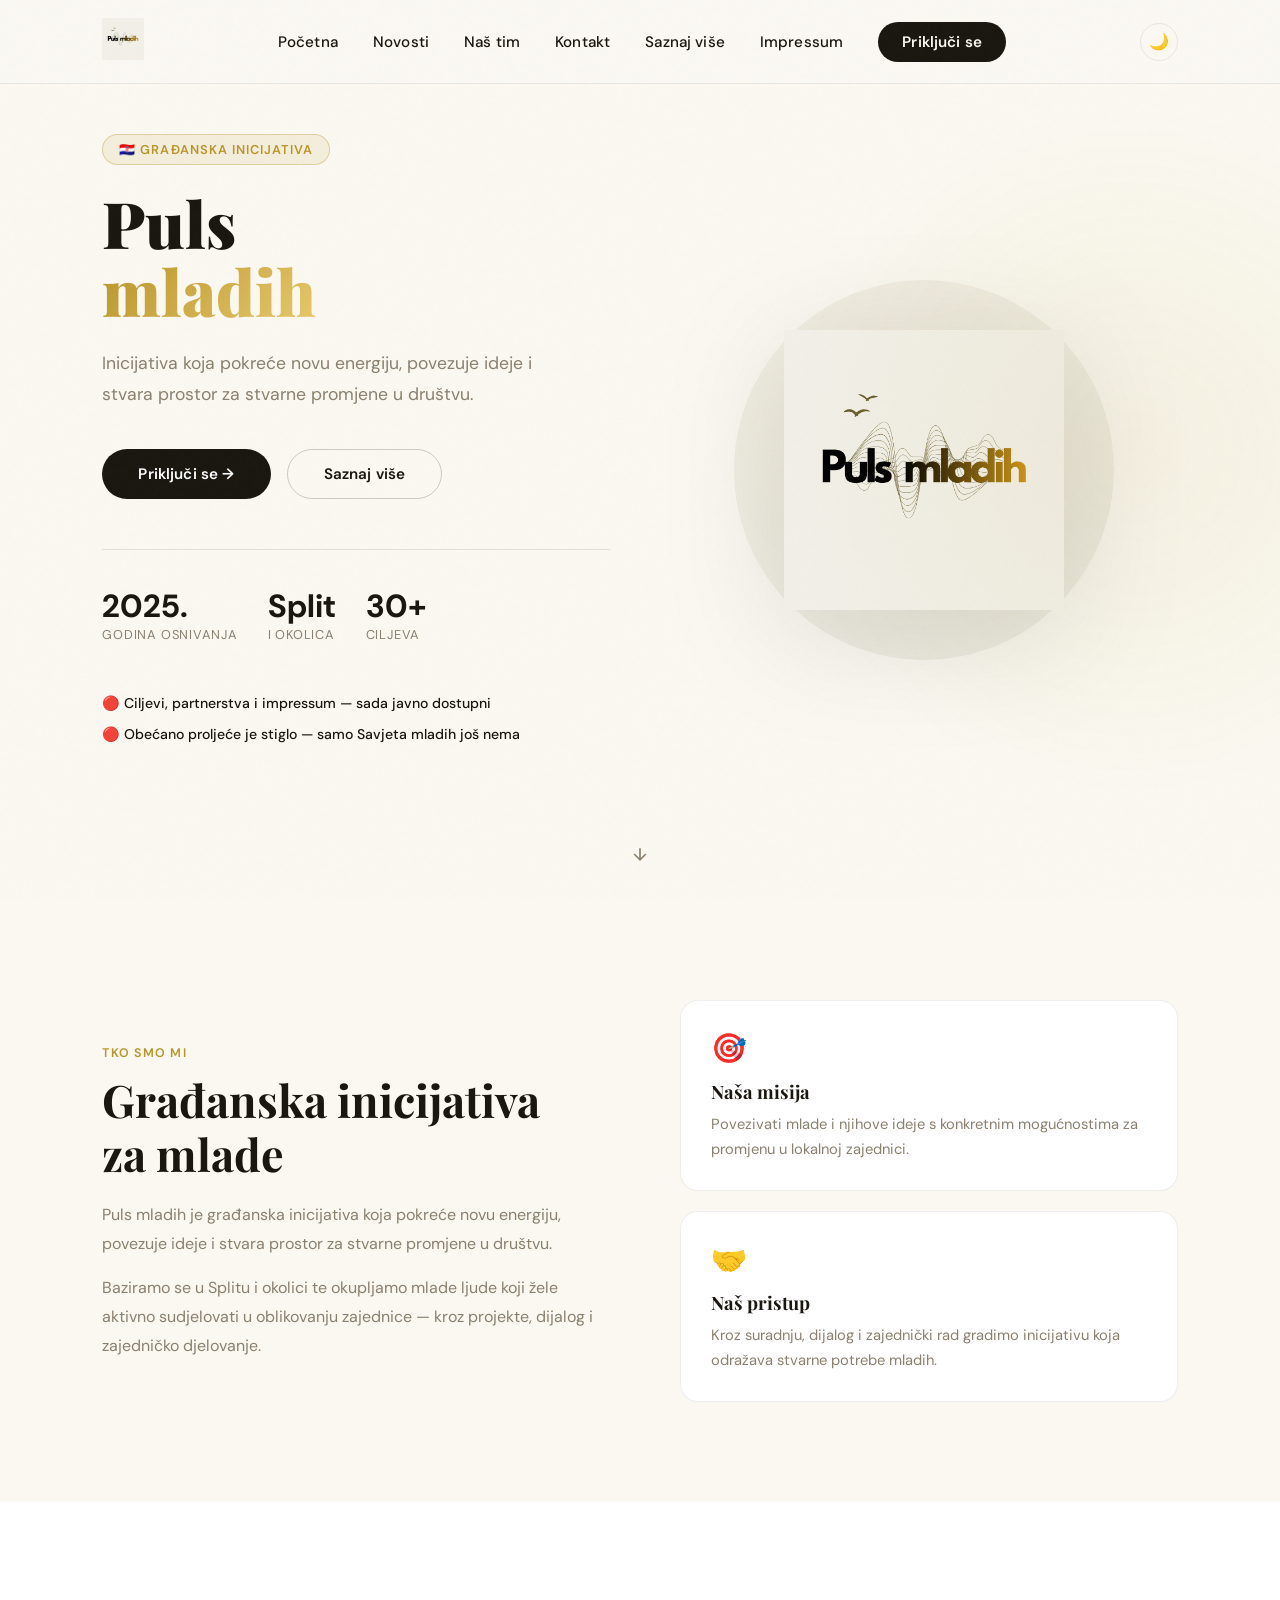
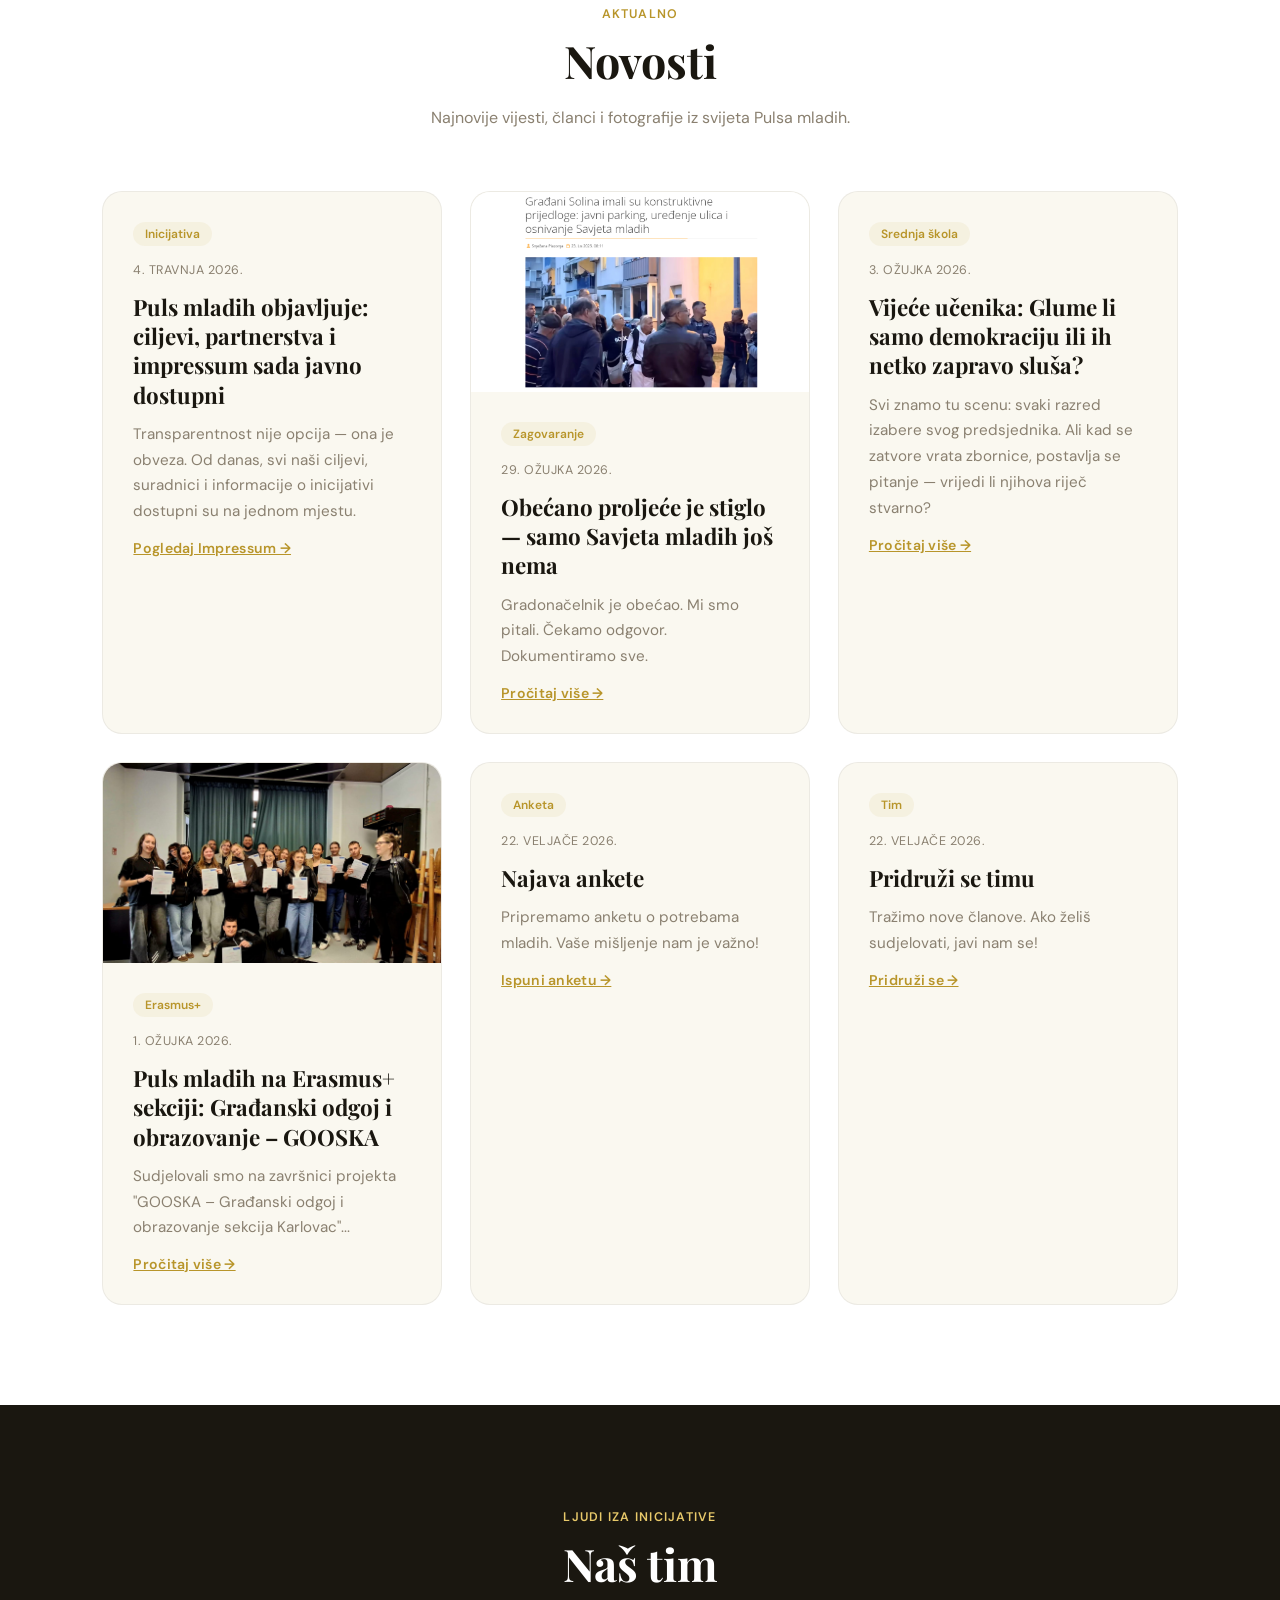
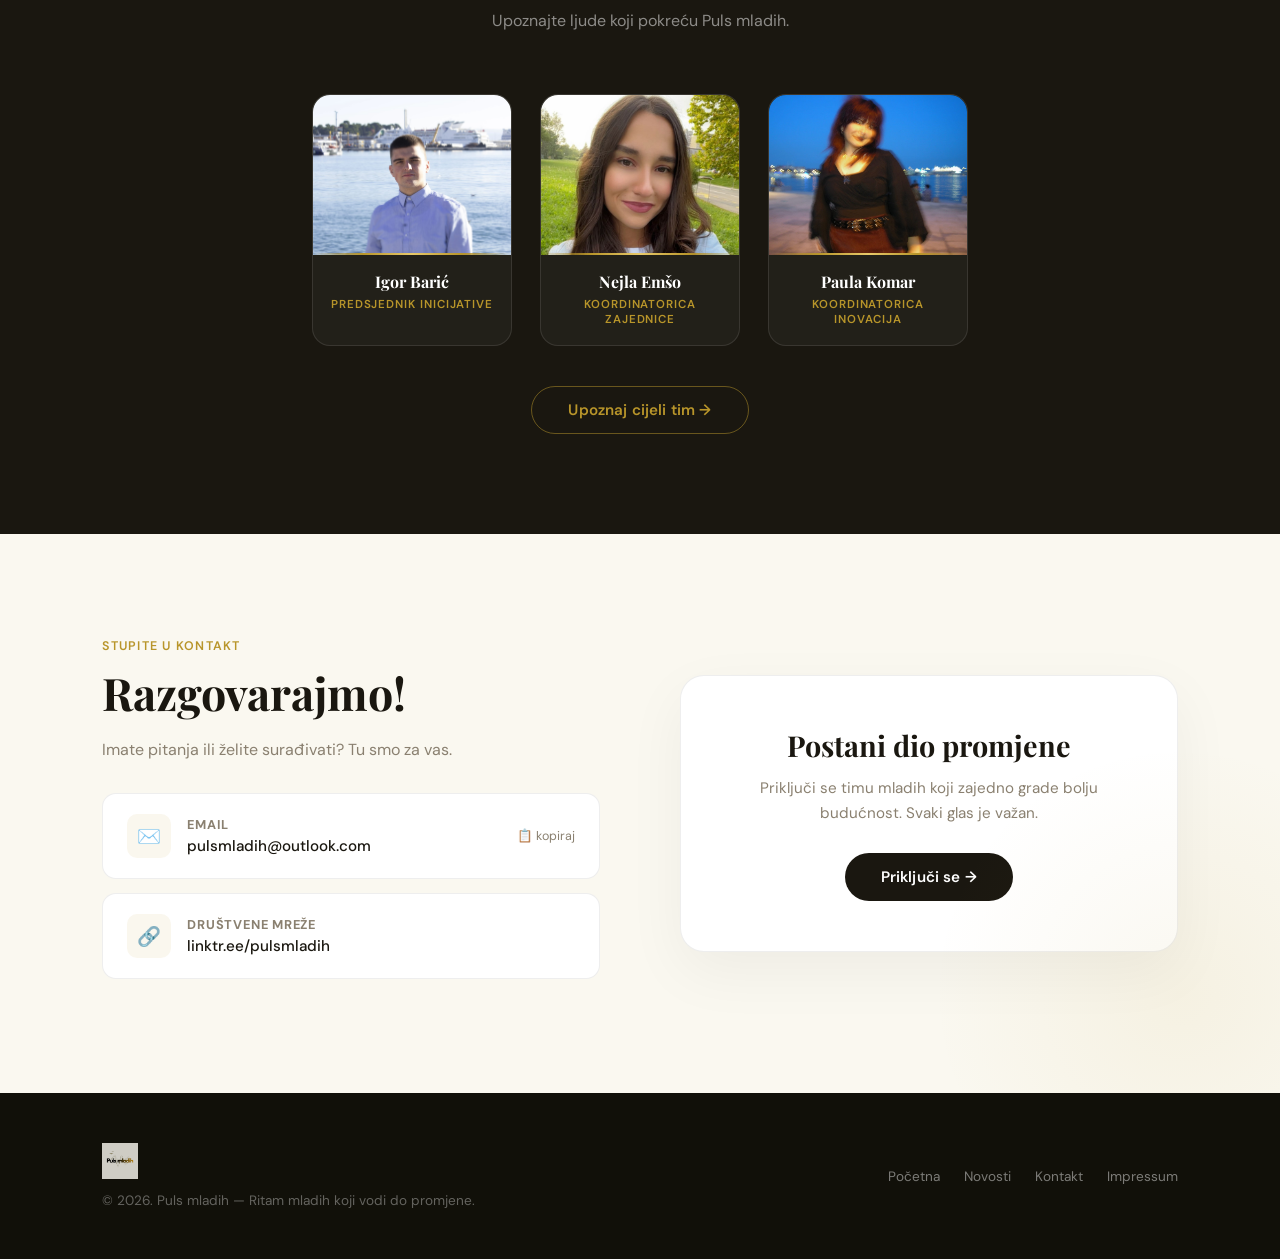
<file: index.html>
<!DOCTYPE html>
<html lang="hr">
<head>
    <meta charset="UTF-8">
    <meta name="viewport" content="width=device-width, initial-scale=1.0">
    <title>Puls mladih - Građanska inicijativa</title>
    <meta name="description" content="Puls mladih — građanska inicijativa koja pokreće novu energiju, povezuje ideje i stvara prostor za stvarne promjene u društvu.">
    <meta property="og:title" content="Puls mladih - Građanska inicijativa">
    <meta property="og:description" content="Građanska inicijativa koja pokreće novu energiju i stvara prostor za promjene.">
    <meta property="og:image" content="logo.png">

    <link href="https://fonts.googleapis.com/css2?family=Playfair+Display:wght@700;900&family=DM+Sans:wght@300;400;500;600&display=swap" rel="stylesheet">
    <link rel="icon" type="image/png" href="logo.png">
    <link rel="stylesheet" href="style.css">
    <script>
        // Primijeni temu odmah (prije renderiranja) kako bi se izbjegao flash
        (function() {
            if (localStorage.getItem('theme') === 'dark') {
                document.documentElement.setAttribute('data-theme', 'dark');
            }
        })();

        function toggleTheme() {
            const html = document.documentElement;
            const icon = document.querySelector('.theme-toggle-icon');
            if (html.getAttribute('data-theme') === 'dark') {
                html.removeAttribute('data-theme');
                localStorage.setItem('theme', 'light');
                if (icon) icon.textContent = '🌙';
            } else {
                html.setAttribute('data-theme', 'dark');
                localStorage.setItem('theme', 'dark');
                if (icon) icon.textContent = '☀️';
            }
        }

        // Postavi ikonicu nakon učitavanja DOM-a
        document.addEventListener('DOMContentLoaded', function() {
            const icon = document.querySelector('.theme-toggle-icon');
            if (icon && localStorage.getItem('theme') === 'dark') {
                icon.textContent = '☀️';
            }
        });
    </script>
</head>
<body>

<!-- NAVIGACIJA -->
<nav id="nav">
    <a href="#pocetna"><img src="logo.png" alt="Puls mladih logo"></a>
    <ul id="navMenu">
        <li><a href="#pocetna">Početna</a></li>
        <li><a href="#novosti">Novosti</a></li>
        <li><a href="#tim">Naš tim</a></li>
        <li><a href="#kontakt">Kontakt</a></li>
        <li><a href="https://linktr.ee/pulsmladih" target="_blank">Saznaj više</a></li>
        <li><a href="impressum.html">Impressum</a></li>
        <li><a href="https://docs.google.com/forms/d/e/1FAIpQLSc-kXpmfUY5biYHO4WNm0-K8fGGVEArH8qcefwdELveWuvP7A/viewform?usp=dialog" target="_blank" class="nav-cta">Priključi se</a></li>
    </ul>
    <div style="display:flex;align-items:center;gap:12px;">
        <button class="theme-toggle" id="themeToggle" onclick="toggleTheme()" aria-label="Promijeni temu">
            <span class="theme-toggle-icon">🌙</span>
        </button>
        <div class="hamburger" id="hamburger" onclick="toggleMenu()">
            <span></span><span></span><span></span>
        </div>
    </div>
</nav>

<!-- HERO -->
<section id="pocetna" class="hero">
    <div class="hero-text">
        <span class="hero-tag">🇭🇷 Građanska inicijativa</span>
        <h1>Puls<span>mladih</span></h1>
        <p>Inicijativa koja pokreće novu energiju, povezuje ideje i stvara prostor za stvarne promjene u društvu.</p>
        <div class="hero-buttons">
            <a href="https://docs.google.com/forms/d/e/1FAIpQLSc-kXpmfUY5biYHO4WNm0-K8fGGVEArH8qcefwdELveWuvP7A/viewform?usp=dialog" class="btn btn-primary" target="_blank">Priključi se →</a>
            <a href="https://linktr.ee/pulsmladih" class="btn btn-secondary" target="_blank">Saznaj više</a>
        </div>
        <div class="hero-stats">
            <div class="stat">
                <span class="stat-num">2025.</span>
                <span class="stat-label">Godina osnivanja</span>
            </div>
            <div class="stat">
                <span class="stat-num">Split</span>
                <span class="stat-label">i okolica</span>
            </div>
            <div class="stat">
                <span class="stat-num">30+</span>
                <span class="stat-label">Ciljeva</span>
            </div>
        </div>

        <!-- VIJESTI PREVIEW -->
        <div class="news-bullets">
            <a href="impressum.html" class="news-bullet-item">🔴 Ciljevi, partnerstva i impressum — sada javno dostupni</a>
            <a href="savjet-mladih.html" class="news-bullet-item">🔴 Obećano proljeće je stiglo — samo Savjeta mladih još nema</a>
        </div>
    </div>
    <div class="hero-visual">
        <div class="hero-logo-wrap">
            <img src="logo.png" alt="Puls mladih logo">
        </div>
    </div>

    <!-- SCROLL INDICATOR -->
    <a href="#novosti" class="scroll-indicator">
        <div class="scroll-indicator-arrow">
            <svg width="20" height="20" viewBox="0 0 24 24" fill="none" stroke="currentColor" stroke-width="2">
                <path d="M12 5v14M5 12l7 7 7-7"/>
            </svg>
        </div>
    </a>
</section>

<!-- O NAMA -->
<section class="o-nama-section">
    <div class="o-nama-inner">
        <div class="o-nama-text reveal">
            <span class="section-label">Tko smo mi</span>
            <h2 style="font-family:'Playfair Display',serif;font-size:clamp(2rem,3.5vw,3rem);font-weight:700;color:var(--ink);line-height:1.2;margin-bottom:20px;">Građanska inicijativa<br>za mlade</h2>
            <p style="color:var(--muted);line-height:1.8;font-size:1rem;margin-bottom:16px;">Puls mladih je građanska inicijativa koja pokreće novu energiju, povezuje ideje i stvara prostor za stvarne promjene u društvu.</p>
            <p style="color:var(--muted);line-height:1.8;font-size:1rem;">Baziramo se u Splitu i okolici te okupljamo mlade ljude koji žele aktivno sudjelovati u oblikovanju zajednice — kroz projekte, dijalog i zajedničko djelovanje.</p>
        </div>
        <div class="o-nama-cards reveal">
            <div class="o-nama-card">
                <div class="o-nama-card-icon">🎯</div>
                <h4>Naša misija</h4>
                <p>Povezivati mlade i njihove ideje s konkretnim mogućnostima za promjenu u lokalnoj zajednici.</p>
            </div>
            <div class="o-nama-card">
                <div class="o-nama-card-icon">🤝</div>
                <h4>Naš pristup</h4>
                <p>Kroz suradnju, dijalog i zajednički rad gradimo inicijativu koja odražava stvarne potrebe mladih.</p>
            </div>
        </div>
    </div>
</section>

<!-- NOVOSTI -->
<section id="novosti" class="novosti-section">
    <div class="section-header centered reveal">
        <span class="section-label">Aktualno</span>
        <h2>Novosti</h2>
        <p>Najnovije vijesti, članci i fotografije iz svijeta Pulsa mladih.</p>
    </div>

    <div class="news-grid">
        <div class="news-card reveal">
            <div class="news-card-body">
                <span class="news-card-tag">Inicijativa</span>
                <p class="date">4. travnja 2026.</p>
                <h3>Puls mladih objavljuje: ciljevi, partnerstva i impressum sada javno dostupni</h3>
                <p>Transparentnost nije opcija — ona je obveza. Od danas, svi naši ciljevi, suradnici i informacije o inicijativi dostupni su na jednom mjestu.</p>
                <a href="impressum.html" class="read-more">Pogledaj Impressum →</a>
            </div>
        </div>
        <div class="news-card reveal">
            <div class="news-card-img">
                <img src="Savjetmladih-nepostoji.png" alt="Savjet mladih Solin" onerror="this.parentElement.style.display='none'">
            </div>
            <div class="news-card-body">
                <span class="news-card-tag">Zagovaranje</span>
                <p class="date">29. ožujka 2026.</p>
                <h3>Obećano proljeće je stiglo — samo Savjeta mladih još nema</h3>
                <p>Gradonačelnik je obećao. Mi smo pitali. Čekamo odgovor. Dokumentiramo sve.</p>
                <a href="savjet-mladih.html" class="read-more">Pročitaj više →</a>
            </div>
        </div>
        <div class="news-card reveal">
            <div class="news-card-body">
                <span class="news-card-tag">Srednja škola</span>
                <p class="date">3. ožujka 2026.</p>
                <h3>Vijeće učenika: Glume li samo demokraciju ili ih netko zapravo sluša?</h3>
                <p>Svi znamo tu scenu: svaki razred izabere svog predsjednika. Ali kad se zatvore vrata zbornice, postavlja se pitanje — vrijedi li njihova riječ stvarno?</p>
                <a href="vijece.html" class="read-more">Pročitaj više →</a>
            </div>
        </div>
        <div class="news-card reveal">
            <div class="news-card-img">
                <img src="gooska1.jpeg" alt="GOOSKA Erasmus+" onerror="this.parentElement.style.display='none'">
            </div>
            <div class="news-card-body">
                <span class="news-card-tag">Erasmus+</span>
                <p class="date">1. ožujka 2026.</p>
                <h3>Puls mladih na Erasmus+ sekciji: Građanski odgoj i obrazovanje – GOOSKA</h3>
                <p>Sudjelovali smo na završnici projekta "GOOSKA – Građanski odgoj i obrazovanje sekcija Karlovac"...</p>
                <a href="gooska.html" class="read-more">Pročitaj više →</a>
            </div>
        </div>
        <div class="news-card reveal">
            <div class="news-card-body">
                <span class="news-card-tag">Anketa</span>
                <p class="date">22. veljače 2026.</p>
                <h3>Najava ankete</h3>
                <p>Pripremamo anketu o potrebama mladih. Vaše mišljenje nam je važno!</p>
                <a href="https://forms.gle/v31yxdApp7UkXGLVA" target="_blank" class="read-more">Ispuni anketu →</a>
            </div>
        </div>
        <div class="news-card reveal">
            <div class="news-card-body">
                <span class="news-card-tag">Tim</span>
                <p class="date">22. veljače 2026.</p>
                <h3>Pridruži se timu</h3>
                <p>Tražimo nove članove. Ako želiš sudjelovati, javi nam se!</p>
                <a href="https://forms.gle/YRKGQQzLrJjR5mgG8" target="_blank" class="read-more">Pridruži se →</a>
            </div>
        </div>
    </div>
</section>

<!-- TIM -->
<section id="tim" class="tim-section">
    <div class="section-header centered reveal">
        <span class="section-label">Ljudi iza inicijative</span>
        <h2>Naš tim</h2>
        <p>Upoznajte ljude koji pokreću Puls mladih.</p>
    </div>
    <div class="team-preview reveal">
        <div class="team-preview-card">
            <div class="team-preview-photo">
                <img src="igor.jpeg" alt="Igor Barić" onerror="this.outerHTML='<div class=\'team-preview-avatar\'>👤</div>'">
            </div>
            <div class="team-preview-info">
                <h3>Igor Barić</h3>
                <p>Predsjednik inicijative</p>
            </div>
        </div>
        <div class="team-preview-card">
            <div class="team-preview-photo">
                <img src="nejla.jpeg" alt="Nejla Emšo" style="object-position: center 30%;" onerror="this.outerHTML='<div class=\'team-preview-avatar\'>👤</div>'">
            </div>
            <div class="team-preview-info">
                <h3>Nejla Emšo</h3>
                <p>Koordinatorica zajednice</p>
            </div>
        </div>
        <div class="team-preview-card">
            <div class="team-preview-photo">
                <img src="Paula.jpeg" alt="Paula Komar" onerror="this.outerHTML='<div class=\'team-preview-avatar\'>👤</div>'">
            </div>
            <div class="team-preview-info">
                <h3>Paula Komar</h3>
                <p>Koordinatorica inovacija</p>
            </div>
        </div>
    </div>
    <div style="text-align:center;margin-top:40px;">
        <a href="tim.html" class="btn btn-outline-gold">Upoznaj cijeli tim →</a>
    </div>
</section>

<!-- KONTAKT -->
<section id="kontakt" class="kontakt-section">
    <div class="kontakt-inner">
        <div class="kontakt-info reveal">
            <div class="section-header">
                <span class="section-label">Stupite u kontakt</span>
                <h2>Razgovarajmo!</h2>
                <p>Imate pitanja ili želite surađivati? Tu smo za vas.</p>
            </div>
            <div class="kontakt-detail" onclick="copyEmail()" style="cursor:pointer;" title="Klikni za kopiranje">
                <div class="kontakt-icon">✉️</div>
                <div class="kontakt-detail-text">
                    <strong>Email</strong>
                    <span id="emailText">pulsmladih&#64;outlook.com</span>
                </div>
                <span id="copyHint" style="margin-left:auto;font-size:0.78rem;color:var(--muted);white-space:nowrap;">📋 kopiraj</span>
            </div>
            <a href="https://linktr.ee/pulsmladih" target="_blank" class="kontakt-detail">
                <div class="kontakt-icon">🔗</div>
                <div class="kontakt-detail-text">
                    <strong>Društvene mreže</strong>
                    <span>linktr.ee/pulsmladih</span>
                </div>
            </a>
        </div>
        <div class="kontakt-cta reveal">
            <h3>Postani dio promjene</h3>
            <p>Priključi se timu mladih koji zajedno grade bolju budućnost. Svaki glas je važan.</p>
            <a href="https://docs.google.com/forms/d/e/1FAIpQLSc-kXpmfUY5biYHO4WNm0-K8fGGVEArH8qcefwdELveWuvP7A/viewform?usp=dialog" class="btn btn-primary" target="_blank">Priključi se →</a>
        </div>
    </div>
</section>

<!-- FOOTER -->
<footer>
    <div class="footer-brand">
        <img src="logo.png" alt="Puls mladih">
        <p>© 2026. Puls mladih — Ritam mladih koji vodi do promjene.</p>
    </div>
    <div class="footer-links">
        <a href="#pocetna">Početna</a>
        <a href="#novosti">Novosti</a>
        <a href="#kontakt">Kontakt</a>
        <a href="impressum.html">Impressum</a>
    </div>
</footer>

<!-- BACK TO TOP -->
<a href="#pocetna" class="back-to-top" id="backToTop">↑</a>

<script>
    // Copy email
    function copyEmail() {
        const email = 'pulsmladih@outlook.com';
        navigator.clipboard.writeText(email).then(() => {
            const hint = document.getElementById('copyHint');
            hint.textContent = '✅ kopirano!';
            setTimeout(() => { hint.textContent = '📋 kopiraj'; }, 2000);
        });
    }

    // Enable reveal animations only after JS loads
    document.body.classList.add('js-loaded');

    // Nav scroll effect
    const nav = document.getElementById('nav');
    const backToTop = document.getElementById('backToTop');

    window.addEventListener('scroll', () => {
        if (window.scrollY > 50) {
            nav.classList.add('scrolled');
        } else {
            nav.classList.remove('scrolled');
        }

        if (window.scrollY > 400) {
            backToTop.classList.add('visible');
        } else {
            backToTop.classList.remove('visible');
        }
    });

    // Hamburger menu
    function toggleMenu() {
        const menu = document.getElementById('navMenu');
        const ham = document.getElementById('hamburger');
        menu.classList.toggle('open');
        ham.classList.toggle('open');
    }

    // Close menu on link click
    document.querySelectorAll('#navMenu a').forEach(link => {
        link.addEventListener('click', () => {
            document.getElementById('navMenu').classList.remove('open');
            document.getElementById('hamburger').classList.remove('open');
        });
    });

    // Scroll reveal
    const reveals = document.querySelectorAll('.reveal');
    const observer = new IntersectionObserver((entries) => {
        entries.forEach((entry, i) => {
            if (entry.isIntersecting) {
                setTimeout(() => {
</file>
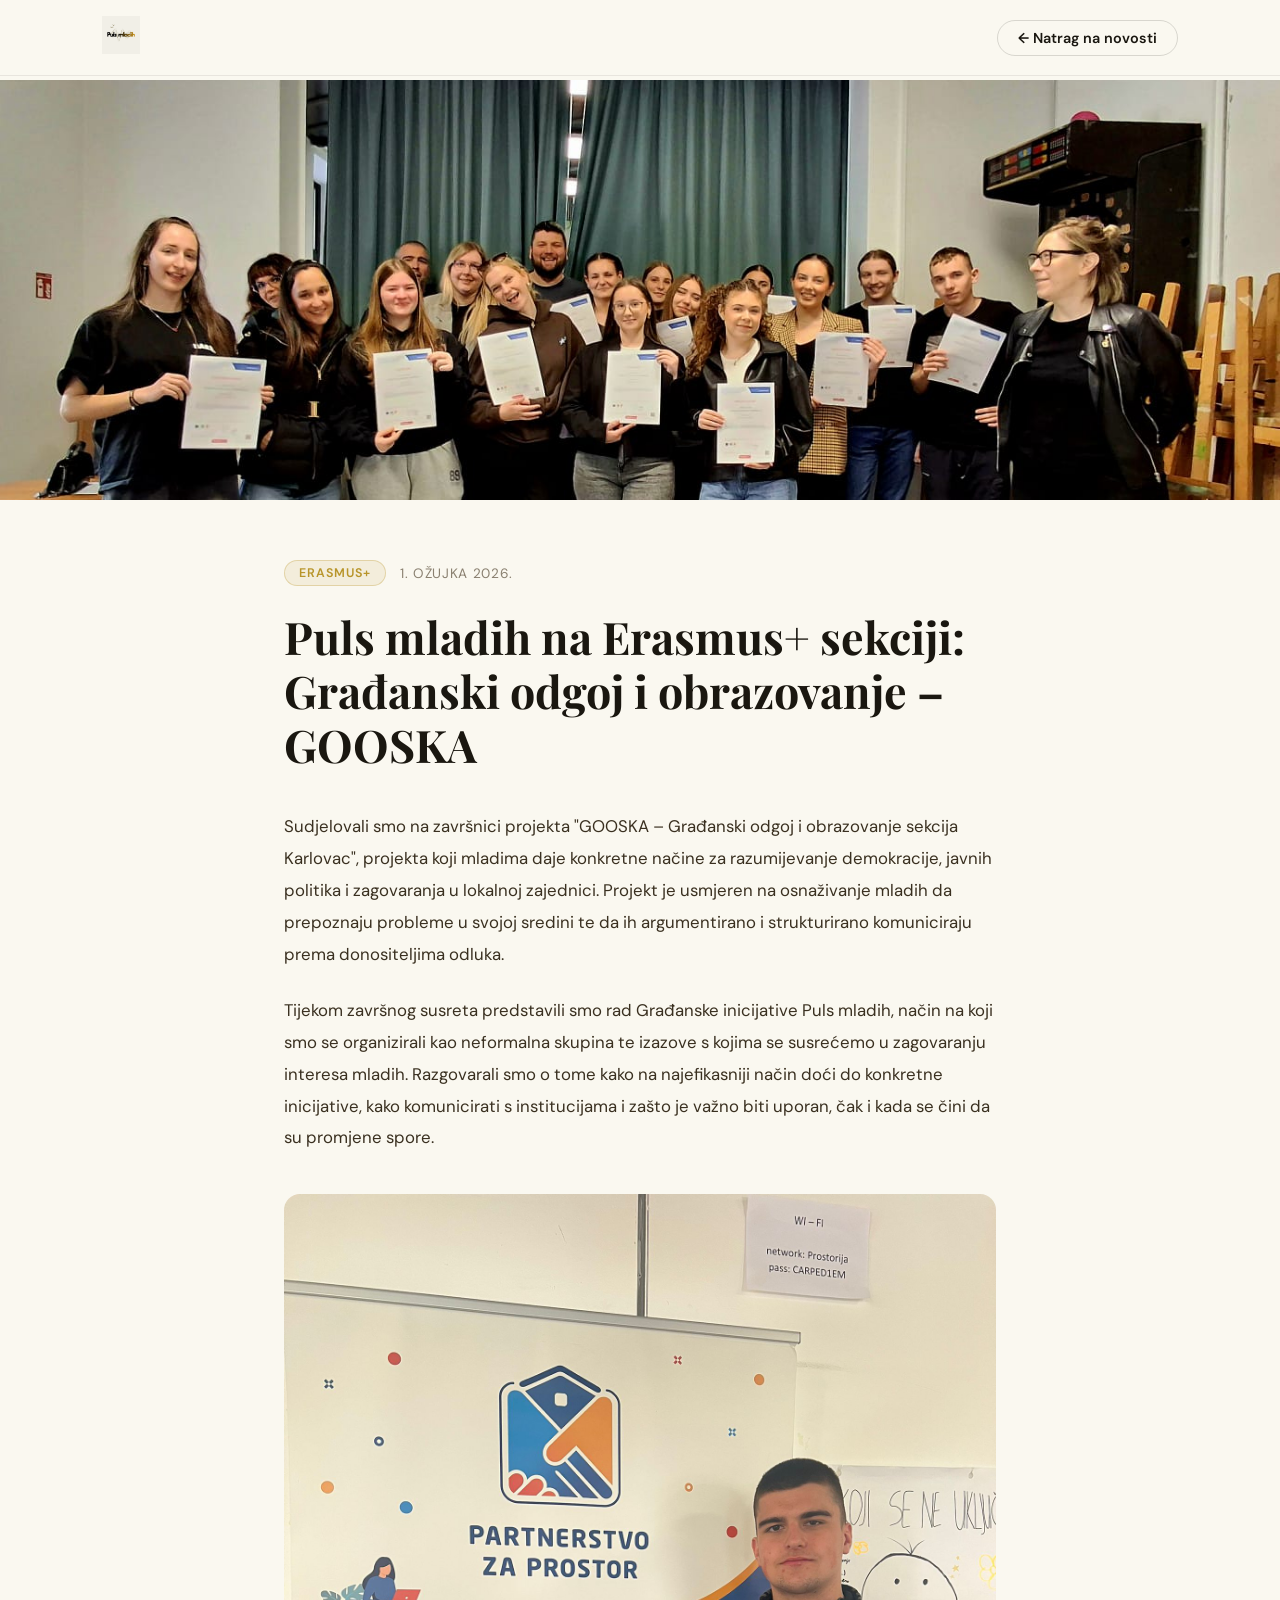
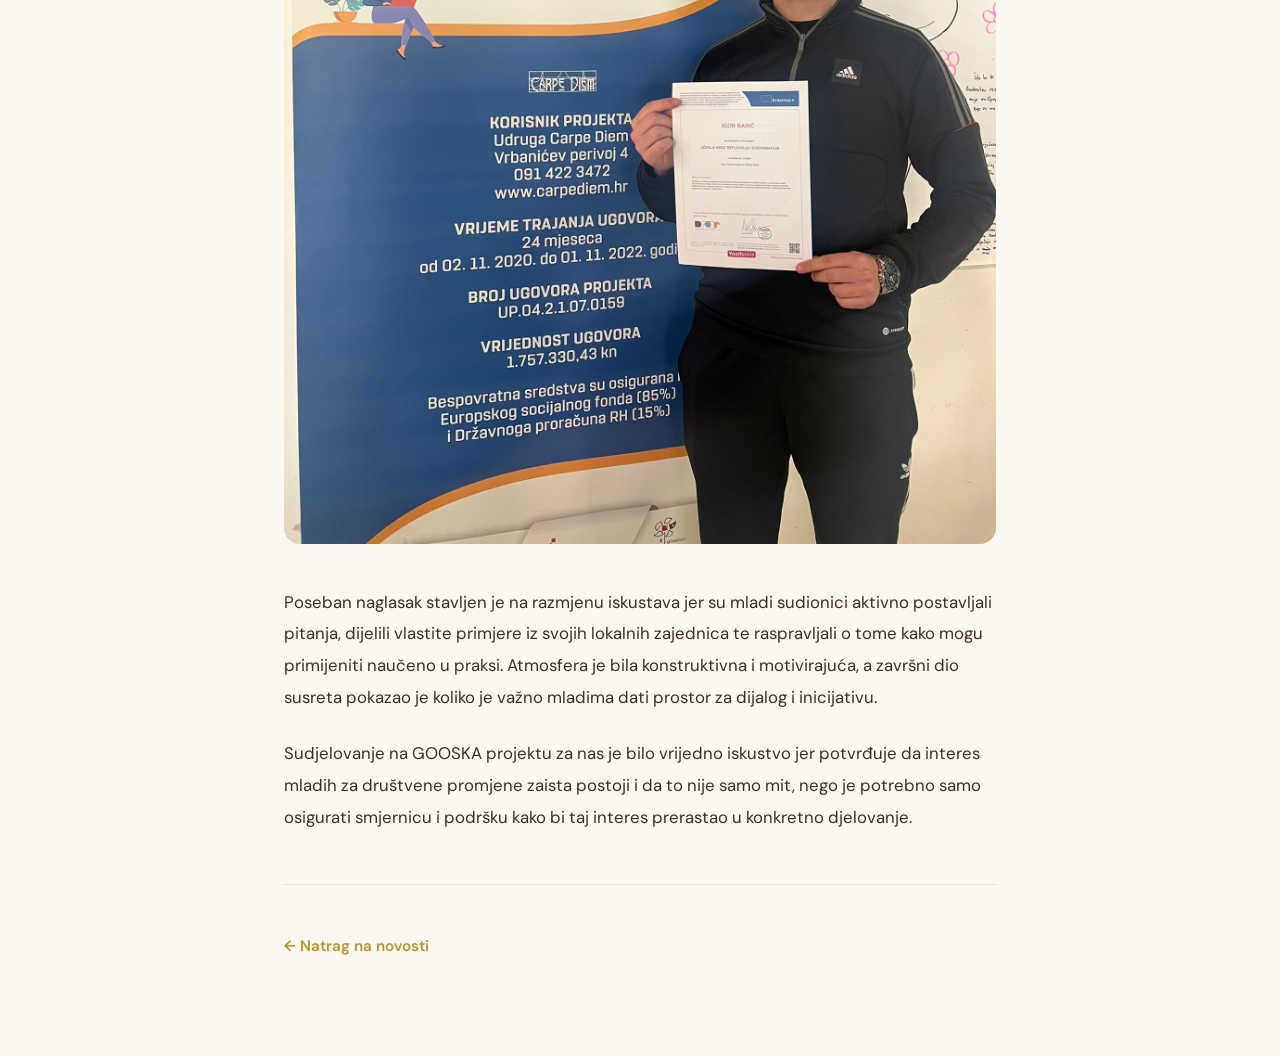
<file: gooska.html>
<!DOCTYPE html>
<html lang="hr">
<head>
    <meta charset="UTF-8">
    <meta name="viewport" content="width=device-width, initial-scale=1.0">
    <title>GOOSKA – Puls mladih</title>
    <link href="https://fonts.googleapis.com/css2?family=Playfair+Display:wght@700;900&family=DM+Sans:wght@300;400;500;600&display=swap" rel="stylesheet">
    <style>
        :root {
            --ink: #1a1710;
            --accent: #b8952a;
            --cream: #faf8f0;
            --muted: #8a8070;
        }

        * { margin: 0; padding: 0; box-sizing: border-box; }

        body {
            background: var(--cream);
            color: var(--ink);
            font-family: 'DM Sans', sans-serif;
        }

        /* NAV */
        nav {
            position: fixed;
            top: 0;
            width: 100%;
            padding: 16px 8%;
            display: flex;
            justify-content: space-between;
            align-items: center;
            background: rgba(250,248,240,0.92);
            backdrop-filter: blur(20px);
            border-bottom: 1px solid rgba(26,23,16,0.08);
            z-index: 100;
        }

        nav img { height: 38px; }

        .nav-back {
            display: flex;
            align-items: center;
            gap: 8px;
            text-decoration: none;
            color: var(--ink);
            font-weight: 600;
            font-size: 0.9rem;
            padding: 8px 20px;
            border: 1.5px solid rgba(26,23,16,0.15);
            border-radius: 100px;
            transition: all 0.3s;
        }

        .nav-back:hover {
            background: var(--ink);
            color: white;
            border-color: var(--ink);
        }

        /* HERO */
        .article-hero {
            padding-top: 80px;
            width: 100%;
            max-height: 500px;
            overflow: hidden;
        }

        .article-hero img {
            width: 100%;
            max-height: 500px;
            object-fit: cover;
        }

        .article-hero-placeholder {
            width: 100%;
            height: 300px;
            background: linear-gradient(135deg, rgba(184,149,42,0.15), rgba(26,23,16,0.05));
        }

        /* CONTENT */
        .article-wrap {
            max-width: 760px;
            margin: 0 auto;
            padding: 60px 24px 100px;
        }

        .article-meta {
            display: flex;
            align-items: center;
            gap: 14px;
            margin-bottom: 24px;
            flex-wrap: wrap;
        }

        .article-tag {
            background: rgba(184,149,42,0.1);
            color: var(--accent);
            border: 1px solid rgba(184,149,42,0.3);
            padding: 4px 14px;
            border-radius: 100px;
            font-size: 0.78rem;
            font-weight: 600;
            letter-spacing: 0.08em;
            text-transform: uppercase;
        }

        .article-date {
            font-size: 0.85rem;
            color: var(--muted);
            text-transform: uppercase;
            letter-spacing: 0.05em;
        }

        .article-title {
            font-family: 'Playfair Display', serif;
            font-size: clamp(1.8rem, 4vw, 2.8rem);
            font-weight: 700;
            line-height: 1.2;
            color: var(--ink);
            margin-bottom: 40px;
        }

        .article-body {
            font-size: 1.05rem;
            line-height: 1.9;
            color: #3a3020;
        }

        .article-body p {
            margin-bottom: 24px;
        }

        .article-body img {
            width: 100%;
            border-radius: 16px;
            margin: 16px 0 32px;
        }

        .article-divider {
            border: none;
            border-top: 1px solid rgba(26,23,16,0.1);
            margin: 50px 0;
        }

        .back-link {
            display: inline-flex;
            align-items: center;
            gap: 8px;
            text-decoration: none;
            color: var(--accent);
            font-weight: 600;
            font-size: 0.95rem;
            transition: gap 0.3s;
        }

        .back-link:hover { gap: 14px; }

        @media (max-width: 768px) {
            nav { padding: 14px 5%; }
            .article-wrap { padding: 40px 20px 80px; }
        }
    </style>
</head>
<body>

<nav>
    <a href="index.html"><img src="logo.png" alt="Puls mladih logo"></a>
    <a href="index.html#novosti" class="nav-back">← Natrag na novosti</a>
</nav>

<div class="article-hero">
    <img src="gooska1.jpeg" alt="GOOSKA Erasmus+" onerror="this.outerHTML='<div class=\'article-hero-placeholder\'></div>'">
</div>

<div class="article-wrap">
    <div class="article-meta">
        <span class="article-tag">Erasmus+</span>
        <span class="article-date">1. ožujka 2026.</span>
    </div>

    <h1 class="article-title">Puls mladih na Erasmus+ sekciji: Građanski odgoj i obrazovanje – GOOSKA</h1>

    <div class="article-body">
        <p>Sudjelovali smo na završnici projekta "GOOSKA – Građanski odgoj i obrazovanje sekcija Karlovac", projekta koji mladima daje konkretne načine za razumijevanje demokracije, javnih politika i zagovaranja u lokalnoj zajednici. Projekt je usmjeren na osnaživanje mladih da prepoznaju probleme u svojoj sredini te da ih argumentirano i strukturirano komuniciraju prema donositeljima odluka.</p>

        <p>Tijekom završnog susreta predstavili smo rad Građanske inicijative Puls mladih, način na koji smo se organizirali kao neformalna skupina te izazove s kojima se susrećemo u zagovaranju interesa mladih. Razgovarali smo o tome kako na najefikasniji način doći do konkretne inicijative, kako komunicirati s institucijama i zašto je važno biti uporan, čak i kada se čini da su promjene spore.</p>

        <img src="gooska2.jpeg" alt="GOOSKA susret" onerror="this.style.display='none'">

        <p>Poseban naglasak stavljen je na razmjenu iskustava jer su mladi sudionici aktivno postavljali pitanja, dijelili vlastite primjere iz svojih lokalnih zajednica te raspravljali o tome kako mogu primijeniti naučeno u praksi. Atmosfera je bila konstruktivna i motivirajuća, a završni dio susreta pokazao je koliko je važno mladima dati prostor za dijalog i inicijativu.</p>

        <p>Sudjelovanje na GOOSKA projektu za nas je bilo vrijedno iskustvo jer potvrđuje da interes mladih za društvene promjene zaista postoji i da to nije samo mit, nego je potrebno samo osigurati smjernicu i podršku kako bi taj interes prerastao u konkretno djelovanje.</p>
    </div>

    <hr class="article-divider">

    <a href="index.html#novosti" class="back-link">← Natrag na novosti</a>
</div>

</body>
</html>
</file>
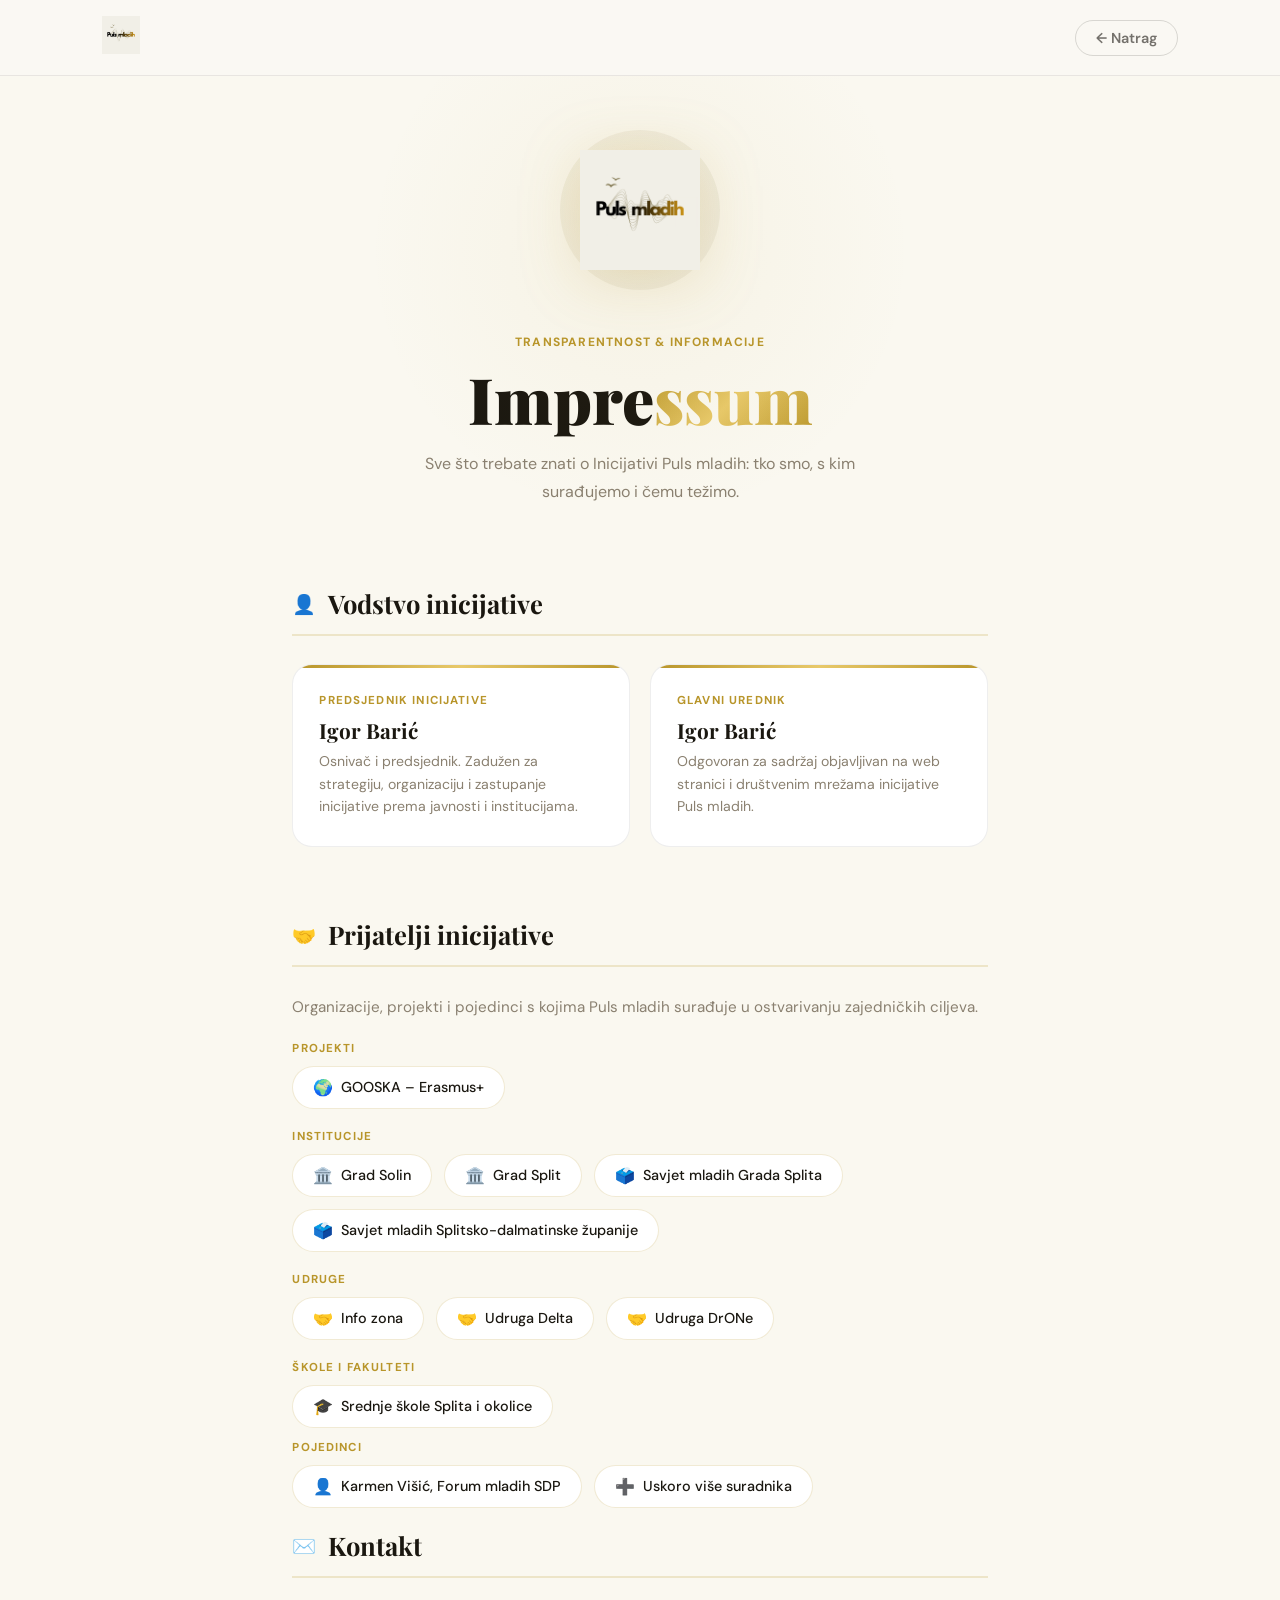
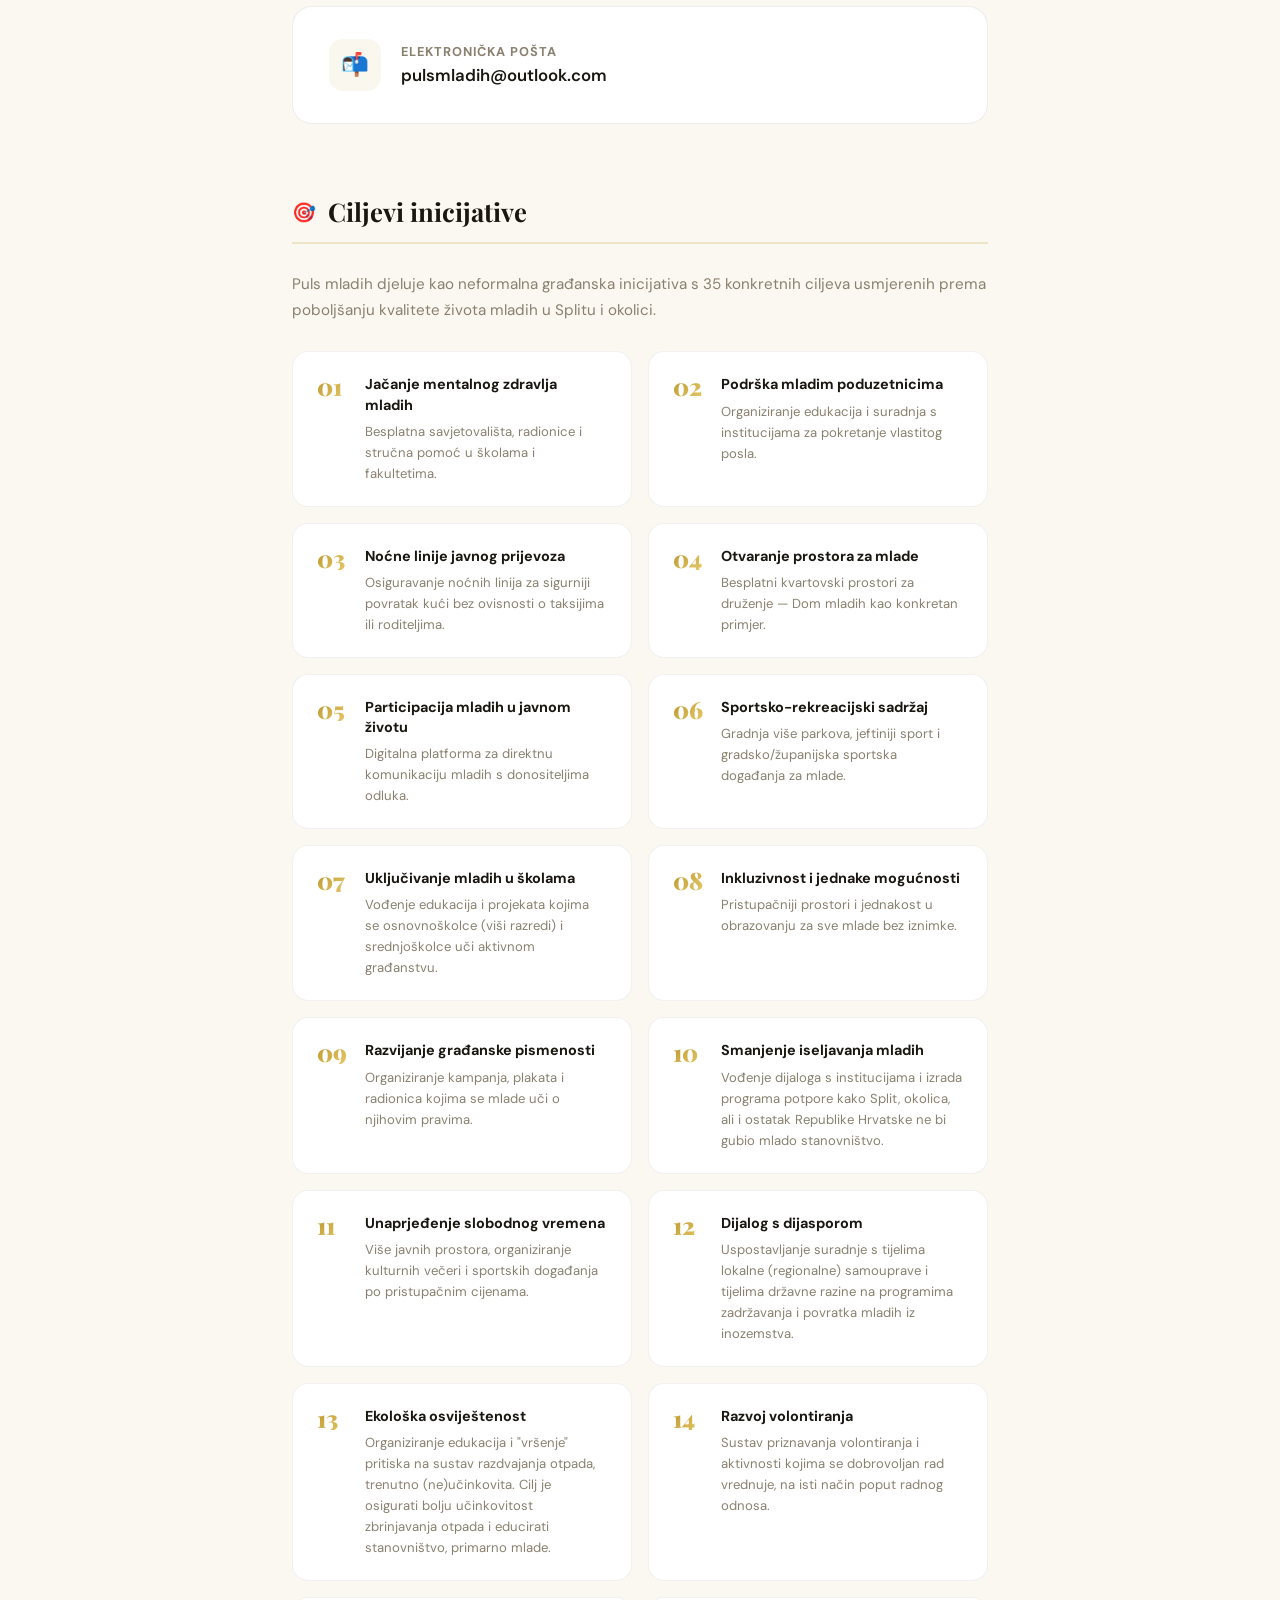
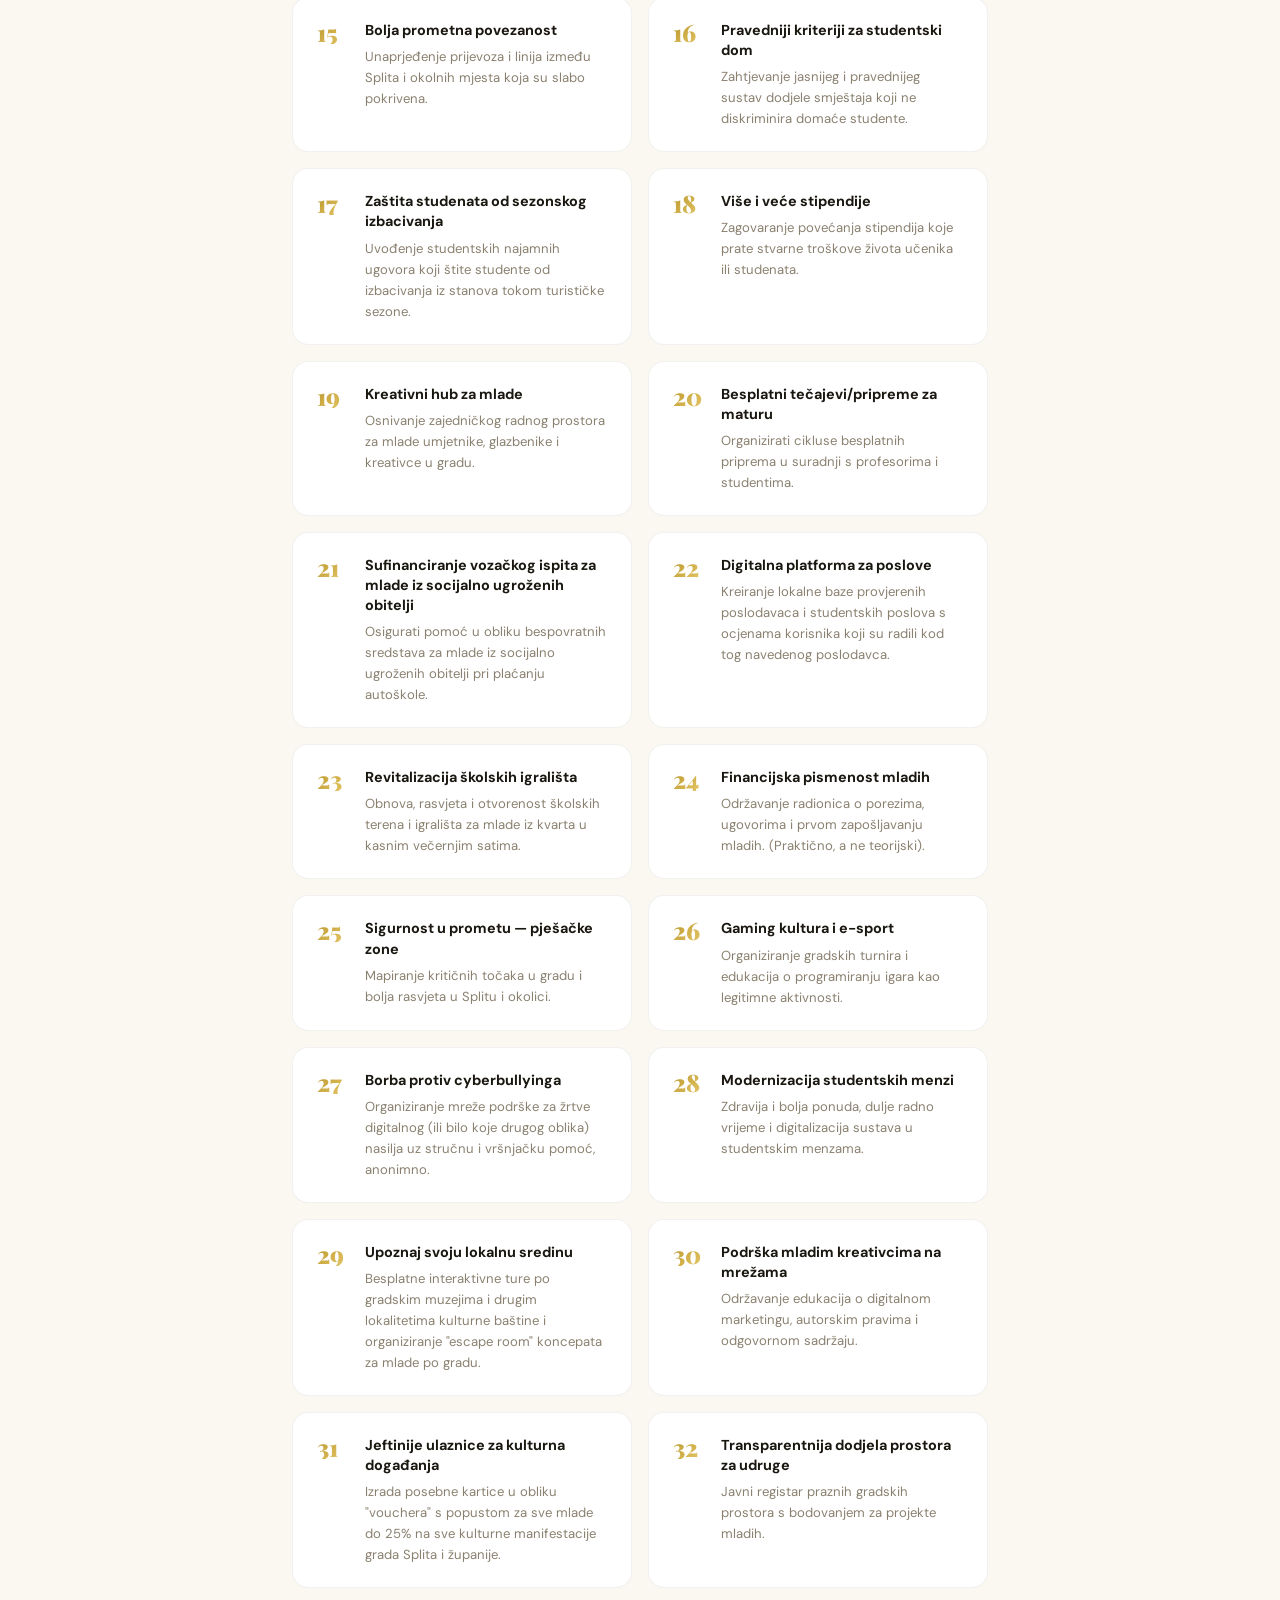
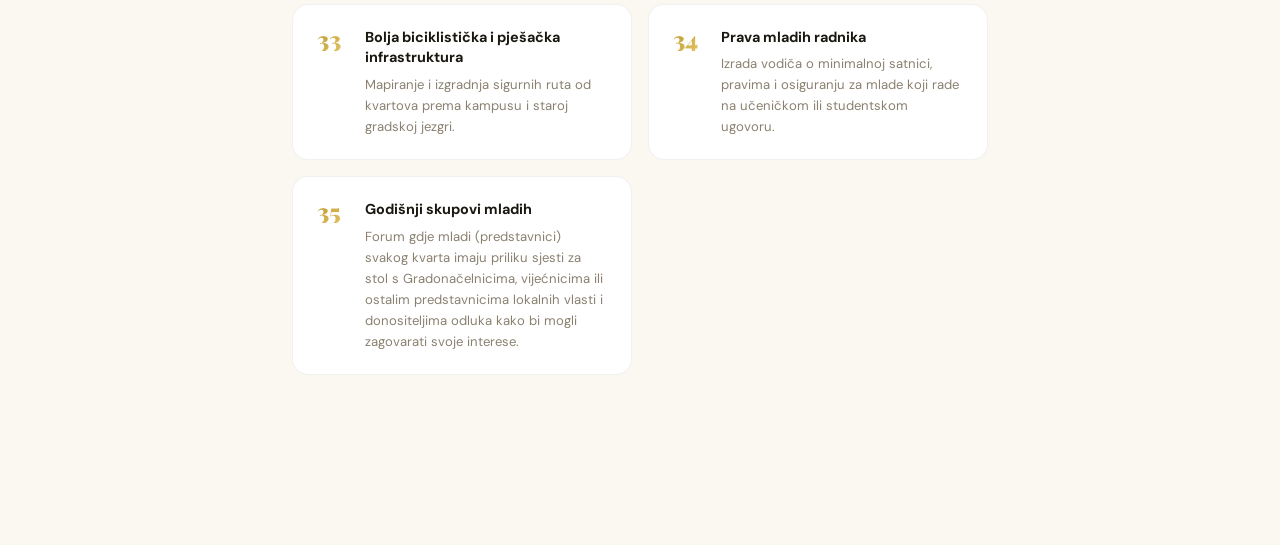
<file: impressum.html>
<!DOCTYPE html>
<html lang="hr">
<head>
    <meta charset="UTF-8">
    <meta name="viewport" content="width=device-width, initial-scale=1.0">
    <title>Impressum – Puls mladih</title>
    <link rel="icon" type="image/png" href="logo.png">
    <link href="https://fonts.googleapis.com/css2?family=Playfair+Display:wght@700;900&family=DM+Sans:wght@300;400;500;600&display=swap" rel="stylesheet">
    <style>
        :root {
            --ink: #1a1710;
            --deep: #111009;
            --accent: #b8952a;
            --warm: #e8c96a;
            --cream: #faf8f0;
            --muted: #8a8070;
        }

        * { margin: 0; padding: 0; box-sizing: border-box; scroll-behavior: smooth; }

        body {
            background: var(--cream);
            color: var(--ink);
            font-family: 'DM Sans', sans-serif;
        }

        /* NAV */
        nav {
            position: fixed;
            top: 0;
            width: 100%;
            padding: 16px 8%;
            display: flex;
            justify-content: space-between;
            align-items: center;
            background: rgba(250,248,243,0.92);
            backdrop-filter: blur(20px);
            border-bottom: 1px solid rgba(26,23,16,0.08);
            z-index: 100;
        }
        nav img { height: 38px; }
        .nav-back {
            display: flex;
            align-items: center;
            gap: 8px;
            text-decoration: none;
            color: rgba(26,23,16,0.6);
            font-weight: 600;
            font-size: 0.9rem;
            padding: 8px 20px;
            border: 1.5px solid rgba(26,23,16,0.15);
            border-radius: 100px;
            transition: all 0.3s;
        }
        .nav-back:hover {
            background: var(--ink);
            color: var(--cream);
            border-color: transparent;
        }

        /* HERO */
        .page-hero {
            padding: 130px 8% 80px;
            text-align: center;
            position: relative;
            overflow: hidden;
        }

        .page-hero::before {
            content: '';
            position: absolute;
            top: 0; left: 50%;
            transform: translateX(-50%);
            width: 600px; height: 500px;
            background: radial-gradient(circle, rgba(184,149,42,0.06), transparent 70%);
            pointer-events: none;
        }

        /* LOGO KOJI DIŠE */
        .hero-logo-wrap {
            position: relative;
            width: 160px;
            height: 160px;
            margin: 0 auto 40px;
            display: flex;
            align-items: center;
            justify-content: center;
        }

        .hero-logo-wrap::before {
            content: '';
            position: absolute;
            inset: 0;
            border-radius: 50%;
            background: radial-gradient(circle at 40% 40%, rgba(184,149,42,0.1), rgba(26,23,16,0.05));
            animation: pulse-ring 3s ease-in-out infinite;
        }

        .hero-logo-wrap img {
            width: 120px;
            height: 120px;
            object-fit: contain;
            position: relative;
            z-index: 1;
            filter: drop-shadow(0 8px 30px rgba(184,149,42,0.2));
        }

        @keyframes pulse-ring {
            0%, 100% { transform: scale(1); opacity: 1; }
            50% { transform: scale(1.08); opacity: 0.7; }
        }

        .section-label {
            display: inline-block;
            font-size: 0.75rem;
            font-weight: 700;
            letter-spacing: 0.1em;
            text-transform: uppercase;
            color: var(--accent);
            margin-bottom: 14px;
        }

        .page-hero h1 {
            font-family: 'Playfair Display', serif;
            font-size: clamp(2.5rem, 5vw, 4rem);
            font-weight: 900;
            line-height: 1.1;
            margin-bottom: 16px;
            color: var(--ink);
        }

        .page-hero h1 span {
            background: linear-gradient(135deg, #b8952a, #e8c96a, #b8952a);
            -webkit-background-clip: text;
            -webkit-text-fill-color: transparent;
            background-clip: text;
        }

        .page-hero p {
            color: var(--muted);
            font-size: 1rem;
            max-width: 500px;
            margin: 0 auto;
            line-height: 1.75;
        }

        /* MAIN CONTENT */
        .impressum-wrap {
            max-width: 900px;
            margin: 0 auto;
            padding: 0 8% 100px;
        }

        /* SECTION BLOCK */
        .imp-section {
            margin-bottom: 70px;
        }

        .imp-section-title {
            font-family: 'Playfair Display', serif;
            font-size: 1.6rem;
            font-weight: 700;
            color: var(--ink);
            margin-bottom: 28px;
            padding-bottom: 14px;
            border-bottom: 2px solid rgba(184,149,42,0.2);
            display: flex;
            align-items: center;
            gap: 12px;
        }

        .imp-section-title .imp-icon {
            font-size: 1.2rem;
        }

        /* PEOPLE CARDS */
        .people-grid {
            display: grid;
            grid-template-columns: repeat(auto-fill, minmax(260px, 1fr));
            gap: 20px;
        }

        .person-card {
            background: white;
            border: 1px solid rgba(26,23,16,0.07);
            border-radius: 20px;
            padding: 28px 26px;
            position: relative;
            overflow: hidden;
            transition: transform 0.3s, box-shadow 0.3s;
        }

        .person-card::before {
            content: '';
            position: absolute;
            top: 0; left: 0; right: 0;
            height: 3px;
            background: linear-gradient(90deg, #b8952a, #e8c96a, #b8952a);
        }

        .person-card:hover {
            transform: translateY(-5px);
            box-shadow: 0 20px 50px rgba(0,0,0,0.08);
        }

        .person-role {
            font-size: 0.72rem;
            font-weight: 700;
            letter-spacing: 0.1em;
            text-transform: uppercase;
            color: var(--accent);
            margin-bottom: 8px;
        }

        .person-name {
            font-family: 'Playfair Display', serif;
            font-size: 1.3rem;
            font-weight: 700;
            color: var(--ink);
            margin-bottom: 6px;
        }

        .person-desc {
            font-size: 0.88rem;
            color: var(--muted);
            line-height: 1.6;
        }

        /* SURADNICI */
        .suradnici-kategorija {
            margin-bottom: 20px;
        }

        .suradnici-kat-label {
            font-size: 0.72rem;
            font-weight: 700;
            letter-spacing: 0.1em;
            text-transform: uppercase;
            color: var(--accent);
            margin-bottom: 10px;
        }

        .suradnici-grid {
            display: flex;
            flex-wrap: wrap;
            gap: 12px;
        }

        .suradnik-tag {
            display: inline-flex;
            align-items: center;
            gap: 8px;
            background: white;
            border: 1px solid rgba(184,149,42,0.2);
            border-radius: 100px;
            padding: 10px 20px;
            font-size: 0.9rem;
            font-weight: 500;
            color: var(--ink);
            transition: all 0.3s;
        }

        .suradnik-tag:hover {
            background: rgba(184,149,42,0.06);
            border-color: var(--accent);
        }

        .suradnik-tag span {
            font-size: 1rem;
        }

        /* KONTAKT */
        .kontakt-box {
            background: white;
            border: 1px solid rgba(26,23,16,0.07);
            border-radius: 20px;
            padding: 32px 36px;
            display: flex;
            align-items: center;
            gap: 20px;
        }

        .kontakt-icon-wrap {
            width: 52px;
            height: 52px;
            border-radius: 14px;
            background: rgba(184,149,42,0.08);
            display: flex;
            align-items: center;
            justify-content: center;
            font-size: 1.4rem;
            flex-shrink: 0;
        }

        .kontakt-box p {
            font-size: 0.8rem;
            text-transform: uppercase;
            letter-spacing: 0.07em;
            font-weight: 700;
            color: var(--muted);
            margin-bottom: 4px;
        }

        .kontakt-box a {
            font-size: 1.05rem;
            font-weight: 600;
            color: var(--ink);
            text-decoration: none;
            transition: color 0.3s;
        }

        .kontakt-box a:hover { color: var(--accent); }

        /* GOALS */
        .goals-grid {
            display: grid;
            grid-template-columns: repeat(auto-fill, minmax(280px, 1fr));
            gap: 16px;
        }

        .goal-card {
            background: white;
            border: 1px solid rgba(26,23,16,0.06);
            border-radius: 16px;
            padding: 22px 24px;
            display: flex;
            gap: 16px;
            align-items: flex-start;
            transition: transform 0.25s, box-shadow 0.25s, border-color 0.25s;
        }

        .goal-card:hover {
            transform: translateY(-3px);
            box-shadow: 0 12px 35px rgba(0,0,0,0.07);
            border-color: rgba(184,149,42,0.25);
        }

        .goal-num {
            font-family: 'Playfair Display', serif;
            font-size: 1.5rem;
            font-weight: 900;
            background: linear-gradient(135deg, #b8952a, #e8c96a);
            -webkit-background-clip: text;
            -webkit-text-fill-color: transparent;
            background-clip: text;
            line-height: 1;
            flex-shrink: 0;
            min-width: 32px;
        }

        .goal-text h4 {
            font-size: 0.9rem;
            font-weight: 700;
            color: var(--ink);
            margin-bottom: 6px;
            line-height: 1.4;
        }

        .goal-text p {
            font-size: 0.82rem;
            color: var(--muted);
            line-height: 1.6;
        }

        /* FOOTER */
        footer {
            background: var(--ink);
            color: rgba(255,255,255,0.3);
            padding: 30px 8%;
            text-align: center;
            font-size: 0.82rem;
        }

        /* RESPONSIVE */
        @media (max-width: 768px) {
            nav { padding: 14px 5%; }
            .page-hero { padding: 110px 6% 60px; }
            .impressum-wrap { padding: 0 6% 80px; }
            .kontakt-box { flex-direction: column; align-items: flex-start; }
            .goals-grid { grid-template-columns: 1fr; }
        }
    </style>
</head>
<body>

<nav>
    <a href="index.html"><img src="logo.png" alt="Puls mladih logo"></a>
    <a href="index.html" class="nav-back">← Natrag</a>
</nav>

<!-- HERO -->
<div class="page-hero">
    <div class="hero-logo-wrap">
        <img src="logo.png" alt="Puls mladih logo">
    </div>
    <span class="section-label">Transparentnost & informacije</span>
    <h1>Impre<span>ssum</span></h1>
    <p>Sve što trebate znati o Inicijativi Puls mladih: tko smo, s kim surađujemo i čemu težimo.</p>
</div>

<!-- MAIN -->
<div class="impressum-wrap">

    <!-- PREDSJEDNIK -->
    <div class="imp-section">
        <h2 class="imp-section-title"><span class="imp-icon">👤</span> Vodstvo inicijative</h2>
        <div class="people-grid">
            <div class="person-card">
                <p class="person-role">Predsjednik inicijative</p>
                <h3 class="person-name">Igor Barić</h3>
                <p class="person-desc">Osnivač i predsjednik. Zadužen za strategiju, organizaciju i zastupanje inicijative prema javnosti i institucijama.</p>
            </div>
            <div class="person-card">
                <p class="person-role">Glavni urednik</p>
                <h3 class="person-name">Igor Barić</h3>
                <p class="person-desc">Odgovoran za sadržaj objavljivan na web stranici i društvenim mrežama inicijative Puls mladih.</p>
            </div>
        </div>
    </div>

    <!-- SURADNICI -->
    <div class="imp-section">
        <h2 class="imp-section-title"><span class="imp-icon">🤝</span> Prijatelji inicijative</h2>
        <p style="color:var(--muted);font-size:0.95rem;margin-bottom:20px;line-height:1.7;">Organizacije, projekti i pojedinci s kojima Puls mladih surađuje u ostvarivanju zajedničkih ciljeva.</p>
        <div class="suradnici-kategorija">
                <p class="suradnici-kat-label">Projekti</p>
                <div class="suradnici-grid">
                    <div class="suradnik-tag"><span>🌍</span> GOOSKA – Erasmus+</div>
                </div>
            </div>

            <div class="suradnici-kategorija">
                <p class="suradnici-kat-label">Institucije</p>
                <div class="suradnici-grid">
                    <div class="suradnik-tag"><span>🏛️</span> Grad Solin</div>
                    <div class="suradnik-tag"><span>🏛️</span> Grad Split</div>
                    <div class="suradnik-tag"><span>🗳️</span> Savjet mladih Grada Splita</div>
                    <div class="suradnik-tag"><span>🗳️</span> Savjet mladih Splitsko-dalmatinske županije</div>
                </div>
            </div>

        <div class="suradnici-kategorija">
            <p class="suradnici-kat-label">Udruge</p>
            <div class="suradnici-grid">
                    <div class="suradnik-tag"><span>🤝</span> Info zona</div>
                    <div class="suradnik-tag"><span>🤝</span> Udruga Delta</div>
                    <div class="suradnik-tag"><span>🤝</span> Udruga DrONe</div>
                </div>
            </div>
        
            <div class="suradnici-kategorija">
                <p class="suradnici-kat-label">Škole i fakulteti</p>
                <div class="suradnici-grid">
                    <div class="suradnik-tag"><span>🎓</span> Srednje škole Splita i okolice</div>

             <div class="suradnici-kategorija">
                <p class="suradnici-kat-label">Pojedinci</p>
                 <div class="suradnici-grid">
                     <div class="suradnik-tag"><span>👤</span> Karmen Višić, Forum mladih SDP</div>
                     <div class="suradnik-tag"><span>➕</span> Uskoro više suradnika</div>

                     
                </div>
            </div>
    </div>

    <!-- KONTAKT -->
    <div class="imp-section">
        <h2 class="imp-section-title"><span class="imp-icon">✉️</span> Kontakt</h2>
        <div class="kontakt-box">
            <div class="kontakt-icon-wrap">📬</div>
            <div>
                <p>Elektronička pošta</p>
                <a href="mailto:pulsmladih@outlook.com">pulsmladih@outlook.com</a>
            </div>
        </div>
    </div>

    <!-- CILJEVI -->
    <div class="imp-section">
        <h2 class="imp-section-title"><span class="imp-icon">🎯</span> Ciljevi inicijative</h2>
        <p style="color:var(--muted);font-size:0.95rem;margin-bottom:28px;line-height:1.7;">Puls mladih djeluje kao neformalna građanska inicijativa s 35 konkretnih ciljeva usmjerenih prema poboljšanju kvalitete života mladih u Splitu i okolici.</p>
        <div class="goals-grid">

            <div class="goal-card">
                <span class="goal-num">01</span>
                <div class="goal-text">
                    <h4>Jačanje mentalnog zdravlja mladih</h4>
                    <p>Besplatna savjetovališta, radionice i stručna pomoć u školama i fakultetima.</p>
                </div>
            </div>

            <div class="goal-card">
                <span class="goal-num">02</span>
                <div class="goal-text">
                    <h4>Podrška mladim poduzetnicima</h4>
                    <p>Organiziranje edukacija i suradnja s institucijama za pokretanje vlastitog posla.</p>
                </div>
            </div>

            <div class="goal-card">
                <span class="goal-num">03</span>
                <div class="goal-text">
                    <h4>Noćne linije javnog prijevoza</h4>
                    <p>Osiguravanje noćnih linija za sigurniji povratak kući bez ovisnosti o taksijima ili roditeljima.</p>
                </div>
            </div>

            <div class="goal-card">
                <span class="goal-num">04</span>
                <div class="goal-text">
                    <h4>Otvaranje prostora za mlade</h4>
                    <p>Besplatni kvartovski prostori za druženje — Dom mladih kao konkretan primjer.</p>
                </div>
            </div>

            <div class="goal-card">
                <span class="goal-num">05</span>
                <div class="goal-text">
                    <h4>Participacija mladih u javnom životu</h4>
                    <p>Digitalna platforma za direktnu komunikaciju mladih s donositeljima odluka.</p>
                </div>
            </div>

            <div class="goal-card">
                <span class="goal-num">06</span>
                <div class="goal-text">
                    <h4>Sportsko-rekreacijski sadržaj</h4>
                    <p>Gradnja više parkova, jeftiniji sport i gradsko/županijska sportska događanja za mlade.</p>
                </div>
            </div>

            <div class="goal-card">
                <span class="goal-num">07</span>
                <div class="goal-text">
                    <h4>Uključivanje mladih u školama</h4>
                    <p>Vođenje edukacija i projekata kojima se osnovnoškolce (viši razredi) i srednjoškolce uči aktivnom građanstvu.</p>
                </div>
            </div>

            <div class="goal-card">
                <span class="goal-num">08</span>
                <div class="goal-text">
                    <h4>Inkluzivnost i jednake mogućnosti</h4>
                    <p>Pristupačniji prostori i jednakost u obrazovanju za sve mlade bez iznimke.</p>
                </div>
            </div>

            <div class="goal-card">
                <span class="goal-num">09</span>
                <div class="goal-text">
                    <h4>Razvijanje građanske pismenosti</h4>
                    <p>Organiziranje kampanja, plakata i radionica kojima se mlade uči o njihovim pravima.</p>
                </div>
            </div>

            <div class="goal-card">
                <span class="goal-num">10</span>
                <div class="goal-text">
                    <h4>Smanjenje iseljavanja mladih</h4>
                    <p>Vođenje dijaloga s institucijama i izrada programa potpore kako Split, okolica, ali i ostatak Republike Hrvatske ne bi gubio mlado stanovništvo.</p>
                </div>
            </div>

            <div class="goal-card">
                <span class="goal-num">11</span>
                <div class="goal-text">
                    <h4>Unaprjeđenje slobodnog vremena</h4>
                    <p>Više javnih prostora, organiziranje kulturnih večeri i sportskih događanja po pristupačnim cijenama.</p>
                </div>
            </div>

            <div class="goal-card">
                <span class="goal-num">12</span>
                <div class="goal-text">
                    <h4>Dijalog s dijasporom</h4>
                    <p>Uspostavljanje suradnje s tijelima lokalne (regionalne) samouprave i tijelima državne razine na programima zadržavanja i povratka mladih iz inozemstva.</p>
                </div>
            </div>

            <div class="goal-card">
                <span class="goal-num">13</span>
                <div class="goal-text">
                    <h4>Ekološka osviještenost</h4>
                    <p>Organiziranje edukacija i "vršenje" pritiska na sustav razdvajanja otpada, trenutno (ne)učinkovita. Cilj je osigurati bolju učinkovitost zbrinjavanja otpada i educirati stanovništvo, primarno mlade.</p>
                </div>
            </div>

            <div class="goal-card">
                <span class="goal-num">14</span>
                <div class="goal-text">
                    <h4>Razvoj volontiranja</h4>
                    <p>Sustav priznavanja volontiranja i aktivnosti kojima se dobrovoljan rad vrednuje, na isti način poput radnog odnosa.</p>
                </div>
            </div>

            <div class="goal-card">
                <span class="goal-num">15</span>
                <div class="goal-text">
                    <h4>Bolja prometna povezanost</h4>
                    <p>Unaprjeđenje prijevoza i linija između Splita i okolnih mjesta koja su slabo pokrivena.</p>
                </div>
            </div>

            <div class="goal-card">
                <span class="goal-num">16</span>
                <div class="goal-text">
                    <h4>Pravedniji kriteriji za studentski dom</h4>
                    <p>Zahtjevanje jasnijeg i pravednijeg sustav dodjele smještaja koji ne diskriminira domaće studente.</p>
                </div>
            </div>

            <div class="goal-card">
                <span class="goal-num">17</span>
                <div class="goal-text">
                    <h4>Zaštita studenata od sezonskog izbacivanja</h4>
                    <p>Uvođenje studentskih najamnih ugovora koji štite studente od izbacivanja iz stanova tokom turističke sezone.</p>
                </div>
            </div>

            <div class="goal-card">
                <span class="goal-num">18</span>
                <div class="goal-text">
                    <h4>Više i veće stipendije</h4>
                    <p>Zagovaranje povećanja stipendija koje prate stvarne troškove života učenika ili studenata.</p>
                </div>
            </div>

            <div class="goal-card">
                <span class="goal-num">19</span>
                <div class="goal-text">
                    <h4>Kreativni hub za mlade</h4>
                    <p>Osnivanje zajedničkog radnog prostora za mlade umjetnike, glazbenike i kreativce u gradu.</p>
                </div>
            </div>

            <div class="goal-card">
                <span class="goal-num">20</span>
                <div class="goal-text">
                    <h4>Besplatni tečajevi/pripreme za maturu</h4>
                    <p>Organizirati cikluse besplatnih priprema u suradnji s profesorima i studentima.</p>
                </div>
            </div>

            <div class="goal-card">
                <span class="goal-num">21</span>
                <div class="goal-text">
                    <h4>Sufinanciranje vozačkog ispita za mlade iz socijalno ugroženih obitelji</h4>
                    <p>Osigurati pomoć u obliku bespovratnih sredstava za mlade iz socijalno ugroženih obitelji pri plaćanju autoškole.</p>
                </div>
            </div>

            <div class="goal-card">
                <span class="goal-num">22</span>
                <div class="goal-text">
                    <h4>Digitalna platforma za poslove</h4>
                    <p>Kreiranje lokalne baze provjerenih poslodavaca i studentskih poslova s ocjenama korisnika koji su radili kod tog navedenog poslodavca.</p>
                </div>
            </div>

            <div class="goal-card">
                <span class="goal-num">23</span>
                <div class="goal-text">
                    <h4>Revitalizacija školskih igrališta</h4>
                    <p>Obnova, rasvjeta i otvorenost školskih terena i igrališta za mlade iz kvarta u kasnim večernjim satima.</p>
                </div>
            </div>

            <div class="goal-card">
                <span class="goal-num">24</span>
                <div class="goal-text">
                    <h4>Financijska pismenost mladih</h4>
                    <p>Održavanje radionica o porezima, ugovorima i prvom zapošljavanju mladih. (Praktično, a ne teorijski).</p>
                </div>
            </div>

            <div class="goal-card">
                <span class="goal-num">25</span>
                <div class="goal-text">
                    <h4>Sigurnost u prometu — pješačke zone</h4>
                    <p>Mapiranje kritičnih točaka u gradu i bolja rasvjeta u Splitu i okolici.</p>
                </div>
            </div>

            <div class="goal-card">
                <span class="goal-num">26</span>
                <div class="goal-text">
                    <h4>Gaming kultura i e-sport</h4>
                    <p>Organiziranje gradskih turnira i edukacija o programiranju igara kao legitimne aktivnosti.</p>
                </div>
            </div>

            <div class="goal-card">
                <span class="goal-num">27</span>
                <div class="goal-text">
                    <h4>Borba protiv cyberbullyinga</h4>
                    <p>Organiziranje mreže podrške za žrtve digitalnog (ili bilo koje drugog oblika) nasilja uz stručnu i vršnjačku pomoć, anonimno.</p>
                </div>
            </div>

            <div class="goal-card">
                <span class="goal-num">28</span>
                <div class="goal-text">
                    <h4>Modernizacija studentskih menzi</h4>
                    <p>Zdravija i bolja ponuda, dulje radno vrijeme i digitalizacija sustava u studentskim menzama.</p>
                </div>
            </div>

            <div class="goal-card">
                <span class="goal-num">29</span>
                <div class="goal-text">
                    <h4>Upoznaj svoju lokalnu sredinu</h4>
                    <p>Besplatne interaktivne ture po gradskim muzejima i drugim lokalitetima kulturne baštine i organiziranje "escape room" koncepata za mlade po gradu.</p>
                </div>
            </div>

            <div class="goal-card">
                <span class="goal-num">30</span>
                <div class="goal-text">
                    <h4>Podrška mladim kreativcima na mrežama</h4>
                    <p>Održavanje edukacija o digitalnom marketingu, autorskim pravima i odgovornom sadržaju.</p>
                </div>
            </div>

            <div class="goal-card">
                <span class="goal-num">31</span>
                <div class="goal-text">
                    <h4>Jeftinije ulaznice za kulturna događanja</h4>
                    <p>Izrada posebne kartice u obliku "vouchera" s popustom za sve mlade do 25% na sve kulturne manifestacije grada Splita i županije.</p>
                </div>
            </div>

            <div class="goal-card">
                <span class="goal-num">32</span>
                <div class="goal-text">
                    <h4>Transparentnija dodjela prostora za udruge</h4>
                    <p>Javni registar praznih gradskih prostora s bodovanjem za projekte mladih.</p>
                </div>
            </div>

            <div class="goal-card">
                <span class="goal-num">33</span>
                <div class="goal-text">
                    <h4>Bolja biciklistička i pješačka infrastruktura</h4>
                    <p>Mapiranje i izgradnja sigurnih ruta od kvartova prema kampusu i staroj gradskoj jezgri.</p>
                </div>
            </div>

            <div class="goal-card">
                <span class="goal-num">34</span>
                <div class="goal-text">
                    <h4>Prava mladih radnika</h4>
                    <p>Izrada vodiča o minimalnoj satnici, pravima i osiguranju za mlade koji rade na učeničkom ili studentskom ugovoru.</p>
                </div>
            </div>

            <div class="goal-card">
                <span class="goal-num">35</span>
                <div class="goal-text">
                    <h4>Godišnji skupovi mladih</h4>
                    <p>Forum gdje mladi (predstavnici) svakog kvarta imaju priliku sjesti za stol s Gradonačelnicima, vijećnicima ili ostalim predstavnicima lokalnih vlasti i donositeljima odluka kako bi mogli zagovarati svoje interese.</p>
                </div>
            </d
</file>
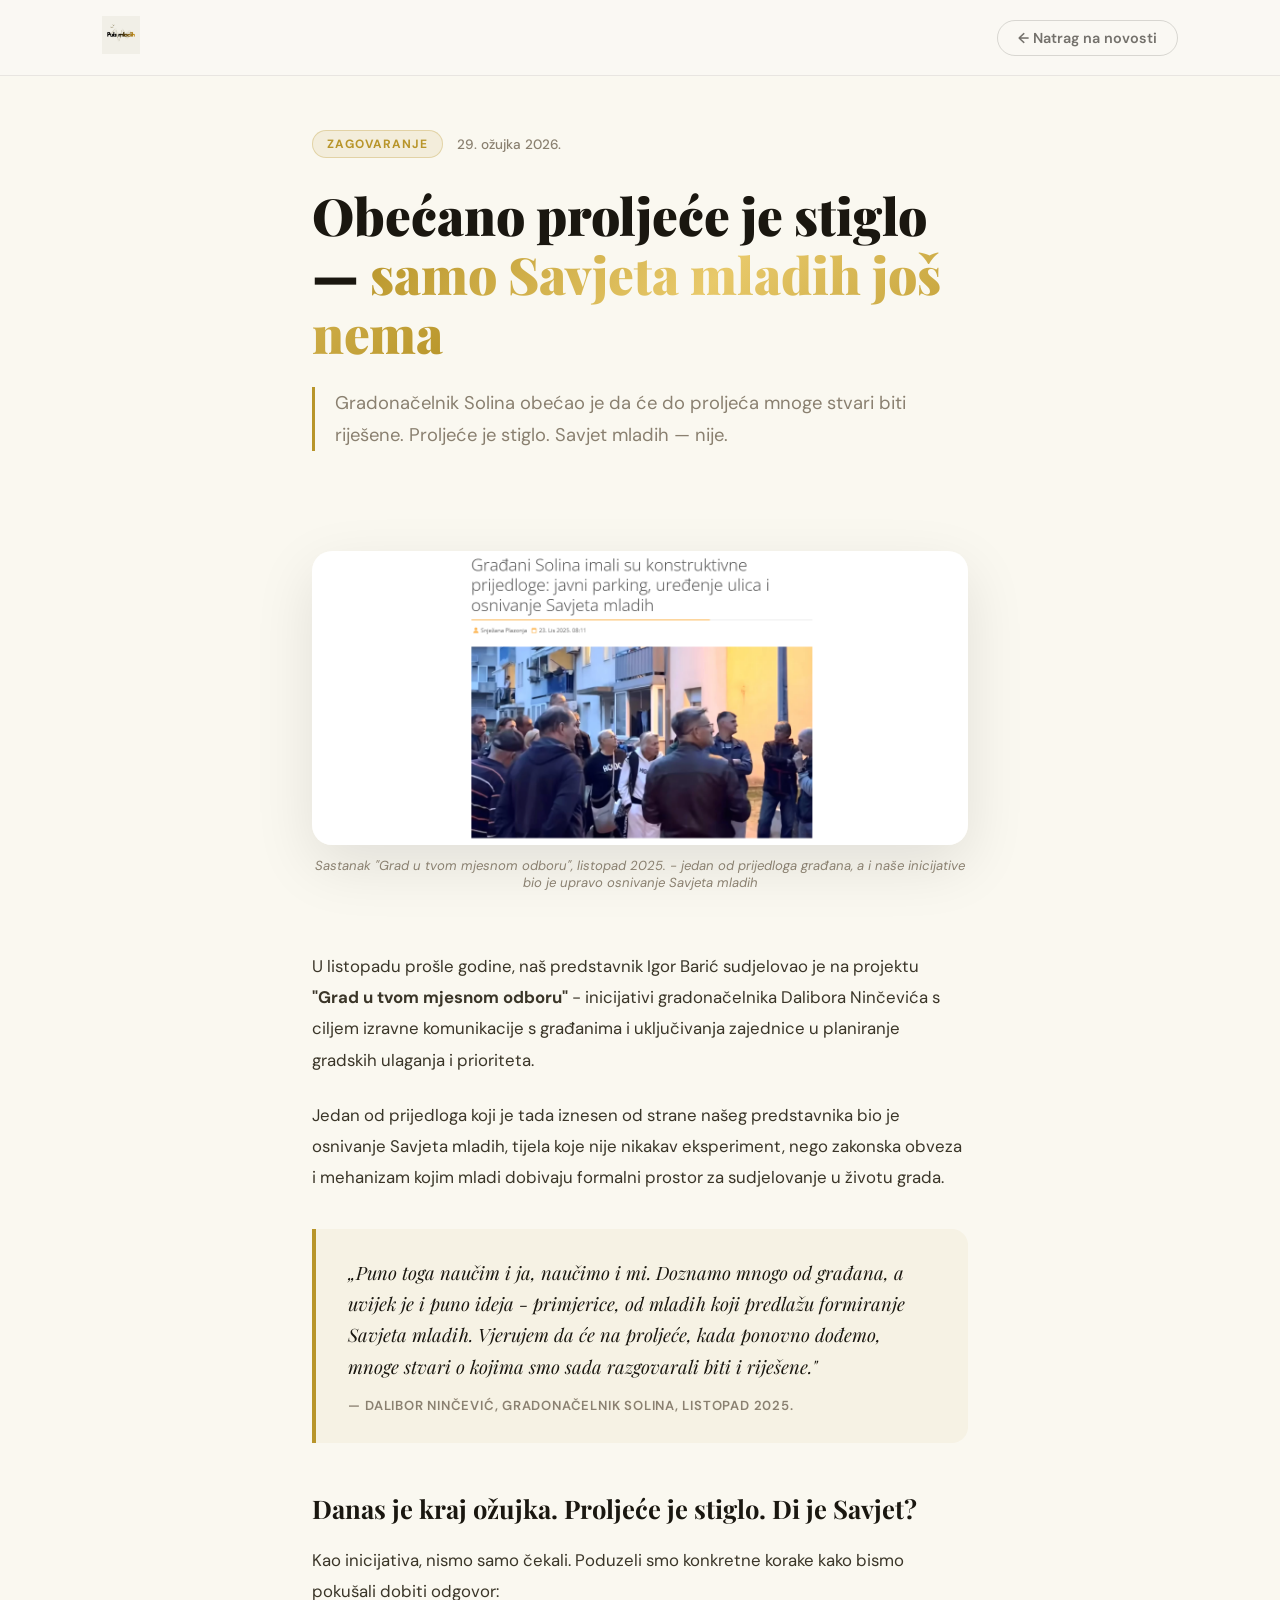
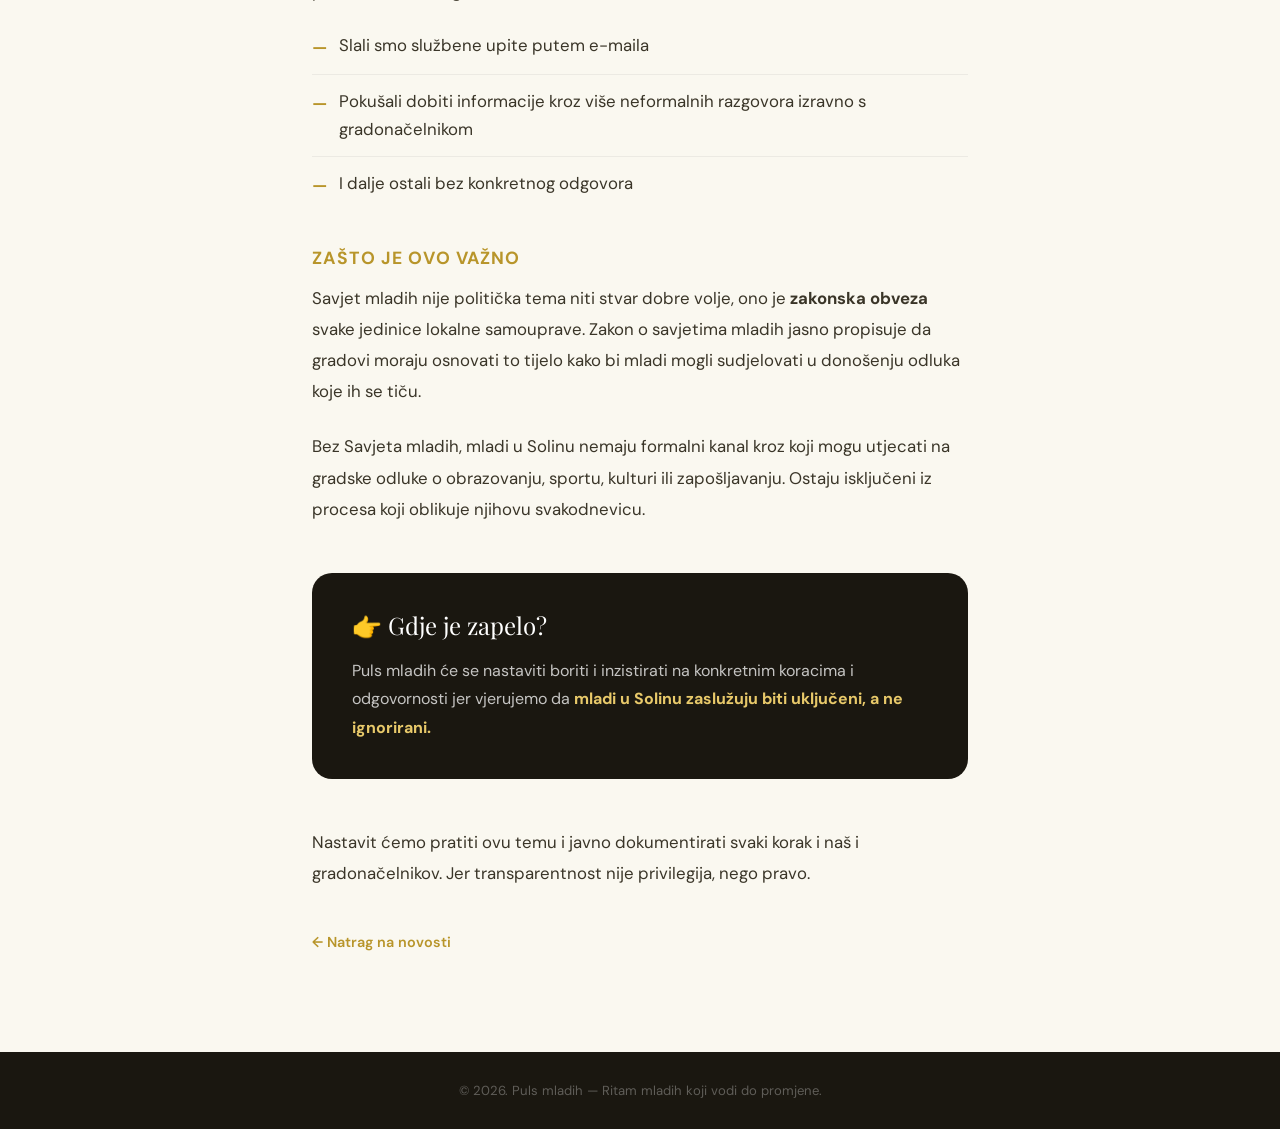
<file: savjet-mladih.html>
<!DOCTYPE html>
<html lang="hr">
<head>
    <meta charset="UTF-8">
    <meta name="viewport" content="width=device-width, initial-scale=1.0">
    <title>Savjet mladih još nema – Puls mladih</title>
    <meta name="description" content="Obećano proljeće je stiglo, samo Savjeta mladih još nema. Puls mladih pita: gdje je zapelo?">
    <link rel="icon" type="image/png" href="logo.png">
    <link href="https://fonts.googleapis.com/css2?family=Playfair+Display:wght@700;900&family=DM+Sans:wght@300;400;500;600&display=swap" rel="stylesheet">
    <style>
        :root {
            --ink: #1a1710;
            --deep: #111009;
            --accent: #b8952a;
            --warm: #e8c96a;
            --cream: #faf8f0;
            --muted: #8a8070;
        }

        * { margin: 0; padding: 0; box-sizing: border-box; }

        body {
            background: var(--cream);
            color: var(--ink);
            font-family: 'DM Sans', sans-serif;
        }

        /* NAV */
        nav {
            position: fixed;
            top: 0;
            width: 100%;
            padding: 16px 8%;
            display: flex;
            justify-content: space-between;
            align-items: center;
            background: rgba(250,248,243,0.92);
            backdrop-filter: blur(20px);
            border-bottom: 1px solid rgba(26,23,16,0.08);
            z-index: 100;
        }

        nav img { height: 38px; }

        .nav-back {
            display: flex;
            align-items: center;
            gap: 8px;
            text-decoration: none;
            color: rgba(26,23,16,0.6);
            font-weight: 600;
            font-size: 0.9rem;
            padding: 8px 20px;
            border: 1.5px solid rgba(26,23,16,0.15);
            border-radius: 100px;
            transition: all 0.3s;
        }

        .nav-back:hover {
            background: var(--ink);
            color: var(--cream);
            border-color: transparent;
        }

        /* ARTICLE HERO */
        .article-hero {
            padding: 130px 8% 60px;
            max-width: 860px;
            margin: 0 auto;
        }

        .article-meta {
            display: flex;
            align-items: center;
            gap: 14px;
            margin-bottom: 28px;
            flex-wrap: wrap;
        }

        .article-tag {
            display: inline-block;
            background: rgba(184,149,42,0.1);
            color: var(--accent);
            border: 1px solid rgba(184,149,42,0.3);
            padding: 5px 14px;
            border-radius: 100px;
            font-size: 0.75rem;
            font-weight: 700;
            letter-spacing: 0.08em;
            text-transform: uppercase;
        }

        .article-date {
            font-size: 0.85rem;
            color: var(--muted);
            font-weight: 500;
        }

        .article-hero h1 {
            font-family: 'Playfair Display', serif;
            font-size: clamp(2rem, 4vw, 3.2rem);
            font-weight: 900;
            line-height: 1.15;
            color: var(--ink);
            margin-bottom: 24px;
        }

        .article-hero h1 span {
            background: linear-gradient(135deg, #b8952a, #e8c96a, #b8952a);
            -webkit-background-clip: text;
            -webkit-text-fill-color: transparent;
            background-clip: text;
        }

        .article-lead {
            font-size: 1.15rem;
            color: var(--muted);
            line-height: 1.75;
            border-left: 3px solid var(--accent);
            padding-left: 20px;
            margin-bottom: 40px;
        }

        /* ARTICLE IMAGE */
        .article-image {
            width: 100%;
            max-width: 860px;
            margin: 0 auto 60px;
            padding: 0 8%;
        }

        .article-image img {
            width: 100%;
            border-radius: 20px;
            display: block;
            box-shadow: 0 20px 60px rgba(0,0,0,0.1);
        }

        .article-image figcaption {
            font-size: 0.82rem;
            color: var(--muted);
            margin-top: 12px;
            text-align: center;
            font-style: italic;
        }

        /* ARTICLE BODY */
        .article-body {
            max-width: 860px;
            margin: 0 auto;
            padding: 0 8% 100px;
        }

        .article-body p {
            font-size: 1.05rem;
            line-height: 1.85;
            color: #3a3528;
            margin-bottom: 24px;
        }

        .article-body h2 {
            font-family: 'Playfair Display', serif;
            font-size: 1.6rem;
            font-weight: 700;
            color: var(--ink);
            margin: 48px 0 20px;
        }

        .article-body h3 {
            font-size: 1.1rem;
            font-weight: 700;
            color: var(--ink);
            margin: 36px 0 14px;
            text-transform: uppercase;
            letter-spacing: 0.06em;
            color: var(--accent);
        }

        .quote-block {
            background: rgba(184,149,42,0.06);
            border-left: 4px solid var(--accent);
            border-radius: 0 16px 16px 0;
            padding: 28px 32px;
            margin: 36px 0;
        }

        .quote-block p {
            font-family: 'Playfair Display', serif;
            font-size: 1.15rem;
            font-style: italic;
            color: var(--ink);
            line-height: 1.7;
            margin: 0 0 12px;
        }

        .quote-block cite {
            font-size: 0.82rem;
            color: var(--muted);
            font-style: normal;
            font-weight: 600;
            text-transform: uppercase;
            letter-spacing: 0.06em;
        }

        .highlight-box {
            background: var(--ink);
            color: white;
            border-radius: 20px;
            padding: 36px 40px;
            margin: 48px 0;
        }

        .highlight-box p {
            color: rgba(255,255,255,0.75);
            margin: 0;
            font-size: 1rem;
            line-height: 1.8;
        }

        .highlight-box strong {
            color: var(--warm);
        }

        .highlight-box .big-question {
            font-family: 'Playfair Display', serif;
            font-size: 1.5rem;
            color: white;
            margin-bottom: 16px;
            display: block;
        }

        .action-list {
            list-style: none;
            padding: 0;
            margin: 20px 0 28px;
        }

        .action-list li {
            display: flex;
            gap: 12px;
            align-items: flex-start;
            font-size: 1.05rem;
            color: #3a3528;
            line-height: 1.7;
            margin-bottom: 12px;
            padding-bottom: 12px;
            border-bottom: 1px solid rgba(26,23,16,0.06);
        }

        .action-list li:last-child {
            border-bottom: none;
        }

        .action-list li::before {
            content: '—';
            color: var(--accent);
            font-weight: 700;
            flex-shrink: 0;
            margin-top: 2px;
        }

        /* BACK LINK */
        .article-back {
            display: inline-flex;
            align-items: center;
            gap: 8px;
            text-decoration: none;
            color: var(--accent);
            font-weight: 600;
            font-size: 0.9rem;
            margin-top: 20px;
            transition: gap 0.3s;
        }

        .article-back:hover { gap: 14px; }

        /* FOOTER */
        footer {
            background: var(--ink);
            color: rgba(255,255,255,0.3);
            padding: 30px 8%;
            text-align: center;
            font-size: 0.82rem;
        }
    </style>
</head>
<body>

<nav>
    <a href="index.html"><img src="logo.png" alt="Puls mladih logo"></a>
    <a href="index.html#novosti" class="nav-back">← Natrag na novosti</a>
</nav>

<!-- ARTICLE HERO -->
<div class="article-hero">
    <div class="article-meta">
        <span class="article-tag">Zagovaranje</span>
        <span class="article-date">29. ožujka 2026.</span>
    </div>
    <h1>Obećano proljeće je stiglo — <span>samo Savjeta mladih još nema</span></h1>
    <p class="article-lead">Gradonačelnik Solina obećao je da će do proljeća mnoge stvari biti riješene. Proljeće je stiglo. Savjet mladih — nije.</p>
</div>

<!-- IMAGE -->
<figure class="article-image">
    <img src="Savjetmladih-nepostoji.png" alt="Građani Solina na sastanku u mjesnom odboru">
    <figcaption>Sastanak "Grad u tvom mjesnom odboru", listopad 2025. - jedan od prijedloga građana, a i naše inicijative bio je upravo osnivanje Savjeta mladih</figcaption>
</figure>

<!-- ARTICLE BODY -->
<div class="article-body">

    <p>U listopadu prošle godine, naš predstavnik Igor Barić sudjelovao je na projektu <strong>"Grad u tvom mjesnom odboru"</strong> - inicijativi gradonačelnika Dalibora Ninčevića s ciljem izravne komunikacije s građanima i uključivanja zajednice u planiranje gradskih ulaganja i prioriteta.</p>

    <p>Jedan od prijedloga koji je tada iznesen od strane našeg predstavnika bio je osnivanje Savjeta mladih, tijela koje nije nikakav eksperiment, nego zakonska obveza i mehanizam kojim mladi dobivaju formalni prostor za sudjelovanje u životu grada.</p>

    <div class="quote-block">
        <p>„Puno toga naučim i ja, naučimo i mi. Doznamo mnogo od građana, a uvijek je i puno ideja - primjerice, od mladih koji predlažu formiranje Savjeta mladih. Vjerujem da će na proljeće, kada ponovno dođemo, mnoge stvari o kojima smo sada razgovarali biti i riješene."</p>
        <cite>— Dalibor Ninčević, gradonačelnik Solina, listopad 2025.</cite>
    </div>

    <h2>Danas je kraj ožujka. Proljeće je stiglo. Di je Savjet?</h2>

    <p>Kao inicijativa, nismo samo čekali. Poduzeli smo konkretne korake kako bismo pokušali dobiti odgovor:</p>

    <ul class="action-list">
        <li>Slali smo službene upite putem e-maila</li>
        <li>Pokušali dobiti informacije kroz više neformalnih razgovora izravno s gradonačelnikom</li>
        <li>I dalje ostali bez konkretnog odgovora</li>
    </ul>

    <h3>Zašto je ovo važno</h3>

    <p>Savjet mladih nije politička tema niti stvar dobre volje, ono je <strong>zakonska obveza</strong> svake jedinice lokalne samouprave. Zakon o savjetima mladih jasno propisuje da gradovi moraju osnovati to tijelo kako bi mladi mogli sudjelovati u donošenju odluka koje ih se tiču.</p>

    <p>Bez Savjeta mladih, mladi u Solinu nemaju formalni kanal kroz koji mogu utjecati na gradske odluke o obrazovanju, sportu, kulturi ili zapošljavanju. Ostaju isključeni iz procesa koji oblikuje njihovu svakodnevicu.</p>

    <div class="highlight-box">
        <span class="big-question">👉 Gdje je zapelo?</span>
        <p>Puls mladih će se nastaviti boriti i inzistirati na konkretnim koracima i odgovornosti jer vjerujemo da <strong>mladi u Solinu zaslužuju biti uključeni, a ne ignorirani.</strong></p>
    </div>

    <p>Nastavit ćemo pratiti ovu temu i javno dokumentirati svaki korak i naš i gradonačelnikov. Jer transparentnost nije privilegija, nego pravo.</p>

    <a href="index.html#novosti" class="article-back">← Natrag na novosti</a>

</div>

<footer>
    © 2026. Puls mladih — Ritam mladih koji vodi do promjene.
</footer>

</body>
</html>
</file>
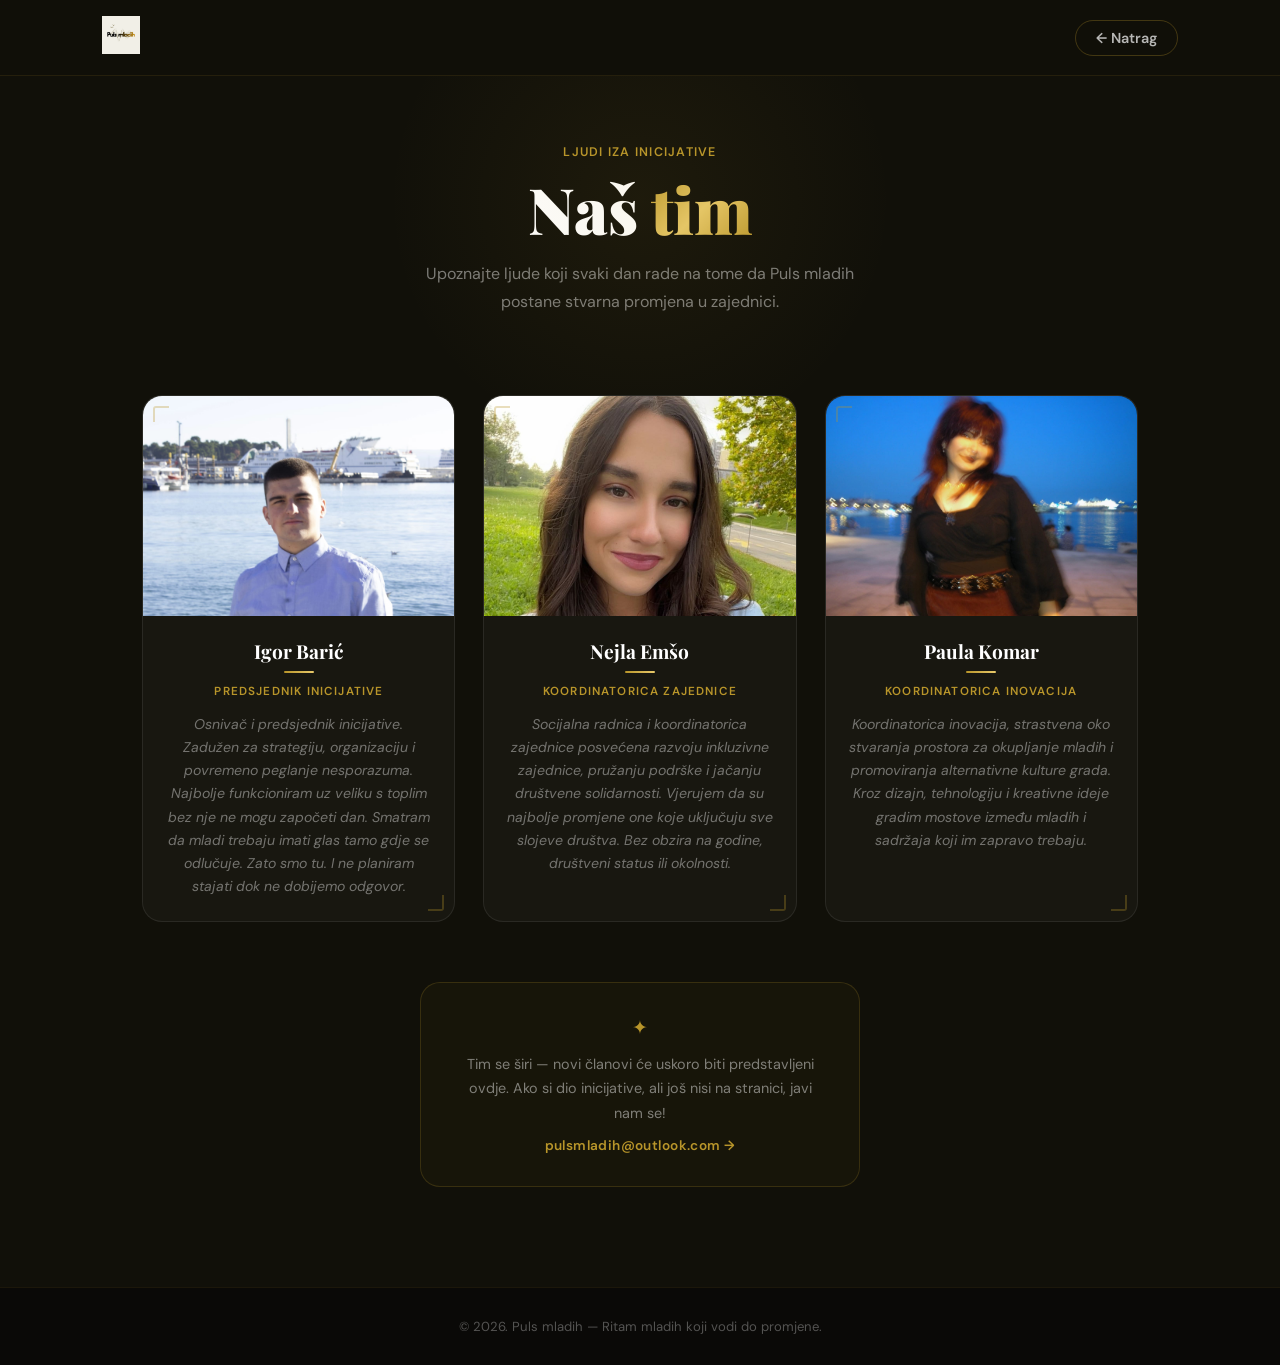
<file: tim.html>
<!DOCTYPE html>
<html lang="hr">
<head>
    <meta charset="UTF-8">
    <meta name="viewport" content="width=device-width, initial-scale=1.0">
    <title>Naš tim – Puls mladih</title>
    <link rel="icon" type="image/png" href="logo.png">
    <link href="https://fonts.googleapis.com/css2?family=Playfair+Display:wght@700;900&family=DM+Sans:wght@300;400;500;600&display=swap" rel="stylesheet">
    <style>
        :root {
            --ink: #1a1710;
            --deep: #111009;
            --accent: #b8952a;
            --warm: #e8c96a;
            --cream: #faf8f0;
            --muted: #8a8070;
        }

        * { margin: 0; padding: 0; box-sizing: border-box; }

        body {
            background: var(--deep);
            color: white;
            font-family: 'DM Sans', sans-serif;
            min-height: 100vh;
            display: flex;
            flex-direction: column;
        }

        .team-wrap {
            flex: 1;
        }

        /* NAV */
        nav {
            position: fixed;
            top: 0;
            width: 100%;
            padding: 16px 8%;
            display: flex;
            justify-content: space-between;
            align-items: center;
            background: rgba(17,16,9,0.92);
            backdrop-filter: blur(20px);
            border-bottom: 1px solid rgba(184,149,42,0.12);
            z-index: 100;
        }

        nav img { height: 38px; }

        .nav-back {
            display: flex;
            align-items: center;
            gap: 8px;
            text-decoration: none;
            color: rgba(255,255,255,0.7);
            font-weight: 600;
            font-size: 0.9rem;
            padding: 8px 20px;
            border: 1.5px solid rgba(184,149,42,0.3);
            border-radius: 100px;
            transition: all 0.3s;
        }

        .nav-back:hover {
            background: linear-gradient(135deg, #b8952a, #d4af50);
            color: white;
            border-color: transparent;
        }

        /* HEADER */
        .page-header {
            padding: 140px 8% 80px;
            text-align: center;
            position: relative;
            overflow: hidden;
        }

        .page-header::before {
            content: '';
            position: absolute;
            top: 0;
            left: 50%;
            transform: translateX(-50%);
            width: 600px;
            height: 400px;
            background: radial-gradient(circle, rgba(184,149,42,0.08), transparent 70%);
            pointer-events: none;
        }

        .section-label {
            display: inline-block;
            font-size: 0.78rem;
            font-weight: 600;
            letter-spacing: 0.1em;
            text-transform: uppercase;
            color: var(--accent);
            margin-bottom: 14px;
        }

        .page-header h1 {
            font-family: 'Playfair Display', serif;
            font-size: clamp(2.5rem, 5vw, 4rem);
            font-weight: 900;
            line-height: 1.1;
            margin-bottom: 16px;
        }

        .page-header h1 span {
            background: linear-gradient(135deg, #b8952a, #e8c96a, #b8952a);
            -webkit-background-clip: text;
            -webkit-text-fill-color: transparent;
            background-clip: text;
        }

        .page-header p {
            color: rgba(255,255,255,0.45);
            font-size: 1rem;
            max-width: 480px;
            margin: 0 auto;
            line-height: 1.7;
        }

        /* TEAM GRID */
        .team-wrap {
            padding: 0 8% 100px;
            max-width: 1200px;
            margin: 0 auto;
        }

        .team-grid {
            display: grid;
            grid-template-columns: repeat(auto-fill, minmax(240px, 1fr));
            gap: 28px;
        }

        /* CARD */
        .team-card {
            border-radius: 20px;
            overflow: hidden;
            background: rgba(255,255,255,0.03);
            border: 1px solid rgba(255,255,255,0.08);
            transition: transform 0.35s ease, box-shadow 0.35s ease;
            position: relative;
        }

        .team-card:hover {
            transform: translateY(-8px);
            box-shadow: 0 30px 70px rgba(0,0,0,0.4);
            border-color: rgba(184,149,42,0.25);
        }

        .corner-tl {
            position: absolute;
            top: 10px;
            left: 10px;
            width: 16px;
            height: 16px;
            border-top: 2px solid rgba(184,149,42,0.3);
            border-left: 2px solid rgba(184,149,42,0.3);
            border-radius: 3px 0 0 0;
            z-index: 2;
        }

        .corner-br {
            position: absolute;
            bottom: 10px;
            right: 10px;
            width: 16px;
            height: 16px;
            border-bottom: 2px solid rgba(184,149,42,0.3);
            border-right: 2px solid rgba(184,149,42,0.3);
            border-radius: 0 0 3px 0;
            z-index: 2;
        }

        .card-photo {
            height: 220px;
            background: var(--ink);
            position: relative;
            display: flex;
            align-items: center;
            justify-content: center;
            overflow: hidden;
        }

        .card-photo::before {
            content: '';
            position: absolute;
            top: -40px;
            left: 50%;
            transform: translateX(-50%);
            width: 200px;
            height: 200px;
            background: radial-gradient(circle, rgba(184,149,42,0.1), transparent 70%);
        }

        .card-photo::after {
            content: '';
            position: absolute;
            bottom: 0;
            left: 0;
            right: 0;
            height: 3px;
            background: linear-gradient(90deg, transparent, #b8952a, #e8c96a, #b8952a, transparent);
        }

        .card-photo img {
            width: 100%;
            height: 100%;
            object-fit: cover;
            object-position: top;
            position: relative;
            z-index: 1;
        }

        .avatar-placeholder {
            width: 90px;
            height: 90px;
            border-radius: 50%;
            background: rgba(184,149,42,0.08);
            border: 2px solid rgba(184,149,42,0.25);
            display: flex;
            align-items: center;
            justify-content: center;
            font-size: 2.2rem;
            position: relative;
            z-index: 1;
        }

        .card-info {
            padding: 24px 22px 22px;
            text-align: center;
        }

        .card-name {
            font-family: 'Playfair Display', serif;
            font-size: 1.2rem;
            font-weight: 700;
            color: white;
            margin-bottom: 8px;
            line-height: 1.2;
        }

        .card-divider {
            width: 30px;
            height: 2px;
            background: linear-gradient(90deg, #b8952a, #e8c96a);
            margin: 0 auto 10px;
            border-radius: 2px;
        }

        .card-role {
            font-size: 0.73rem;
            font-weight: 600;
            letter-spacing: 0.1em;
            text-transform: uppercase;
            color: var(--accent);
            margin-bottom: 14px;
        }

        .card-desc {
            font-size: 0.88rem;
            color: rgba(255,255,255,0.4);
            line-height: 1.65;
            font-style: italic;
        }

        /* NAPOMENA */
        .team-notice {
            margin: 60px auto 0;
            max-width: 600px;
            padding: 0 8%;
        }

        .team-notice-inner {
            display: flex;
            flex-direction: column;
            align-items: center;
            text-align: center;
            gap: 12px;
            padding: 32px 40px;
            border: 1px solid rgba(184,149,42,0.2);
            border-radius: 20px;
            background: rgba(184,149,42,0.04);
        }

        .team-notice-icon {
            color: var(--accent);
            font-size: 1.2rem;
        }

        .team-notice-inner p {
            font-size: 0.9rem;
            color: rgba(255,255,255,0.45);
            line-height: 1.7;
        }

        .team-notice-link {
            font-size: 0.85rem;
            font-weight: 600;
            color: var(--accent);
            text-decoration: none;
            letter-spacing: 0.03em;
            transition: opacity 0.3s;
        }

        .team-notice-link:hover {
            opacity: 0.7;
        }

        /* FOOTER */
        footer {
            background: #0a0907;
            color: rgba(255,255,255,0.3);
            padding: 30px 8%;
            text-align: center;
            font-size: 0.82rem;
            border-top: 1px solid rgba(184,149,42,0.1);
            margin-top: auto;
        }

        /* RESPONSIVE */
        @media (max-width: 768px) {
            nav { padding: 14px 5%; }
            .page-header { padding: 120px 6% 60px; }
            .team-wrap { padding: 0 6% 80px; }
            .team-grid { grid-template-columns: repeat(auto-fill, minmax(200px, 1fr)); gap: 20px; }
        }
    </style>
</head>
<body>

<nav>
    <a href="index.html"><img src="logo.png" alt="Puls mladih logo"></a>
    <a href="index.html#tim" class="nav-back">← Natrag</a>
</nav>

<div class="page-header">
    <span class="section-label">Ljudi iza inicijative</span>
    <h1>Naš <span>tim</span></h1>
    <p>Upoznajte ljude koji svaki dan rade na tome da Puls mladih postane stvarna promjena u zajednici.</p>
</div>

<div class="team-wrap">
    <div class="team-grid">

        <div class="team-card">
            <div class="corner-tl"></div>
            <div class="corner-br"></div>
            <div class="card-photo">
                <img src="igor.jpeg" alt="Igor Barić" onerror="this.outerHTML='<div class=\'avatar-placeholder\'>👤</div>'">
            </div>
            <div class="card-info">
                <h3 class="card-name">Igor Barić</h3>
                <div class="card-divider"></div>
                <p class="card-role">Predsjednik inicijative</p>
                <p class="card-desc">Osnivač i predsjednik inicijative. Zadužen za strategiju, organizaciju i povremeno peglanje nesporazuma. Najbolje funkcioniram uz veliku s toplim bez nje ne mogu započeti dan. Smatram da mladi trebaju imati glas tamo gdje se odlučuje. Zato smo tu. I ne planiram stajati dok ne dobijemo odgovor.</p>
            </div>
        </div>

        <div class="team-card">
            <div class="corner-tl"></div>
            <div class="corner-br"></div>
            <div class="card-photo">
                <img src="nejla.jpeg" alt="Nejla Emšo" style="object-position: center 30%;" onerror="this.outerHTML='<div class=\'avatar-placeholder\'>👤</div>'">
            </div>
            <div class="card-info">
                <h3 class="card-name">Nejla Emšo</h3>
                <div class="card-divider"></div>
                <p class="card-role">Koordinatorica zajednice</p>
                <p class="card-desc">Socijalna radnica i koordinatorica zajednice posvećena razvoju inkluzivne zajednice, pružanju podrške i jačanju društvene solidarnosti. Vjerujem da su najbolje promjene one koje uključuju sve slojeve društva. Bez obzira na godine, društveni status ili okolnosti.</p>
            </div>
        </div>

        <div class="team-card">
            <div class="corner-tl"></div>
            <div class="corner-br"></div>
            <div class="card-photo">
                <img src="Paula.jpeg" alt="Paula Komar" onerror="this.outerHTML='<div class=\'avatar-placeholder\'>👤</div>'">
            </div>
            <div class="card-info">
                <h3 class="card-name">Paula Komar</h3>
                <div class="card-divider"></div>
                <p class="card-role">Koordinatorica inovacija</p>
                <p class="card-desc">Koordinatorica inovacija, strastvena oko stvaranja prostora za okupljanje mladih i promoviranja alternativne kulture grada. Kroz dizajn, tehnologiju i kreativne ideje gradim mostove između mladih i sadržaja koji im zapravo trebaju.</p>
            </div>
        </div>

    </div>

    <!-- NAPOMENA -->
    <div class="team-notice">
        <div class="team-notice-inner">
            <span class="team-notice-icon">✦</span>
            <p>Tim se širi — novi članovi će uskoro biti predstavljeni ovdje. Ako si dio inicijative, ali još nisi na stranici, javi nam se!</p>
            <a href="mailto:pulsmladih@outlook.com" class="team-notice-link">pulsmladih@outlook.com →</a>
        </div>
    </div>

</div>

<footer>
    © 2026. Puls mladih — Ritam mladih koji vodi do promjene.
</footer>

</body>
</html>
</file>
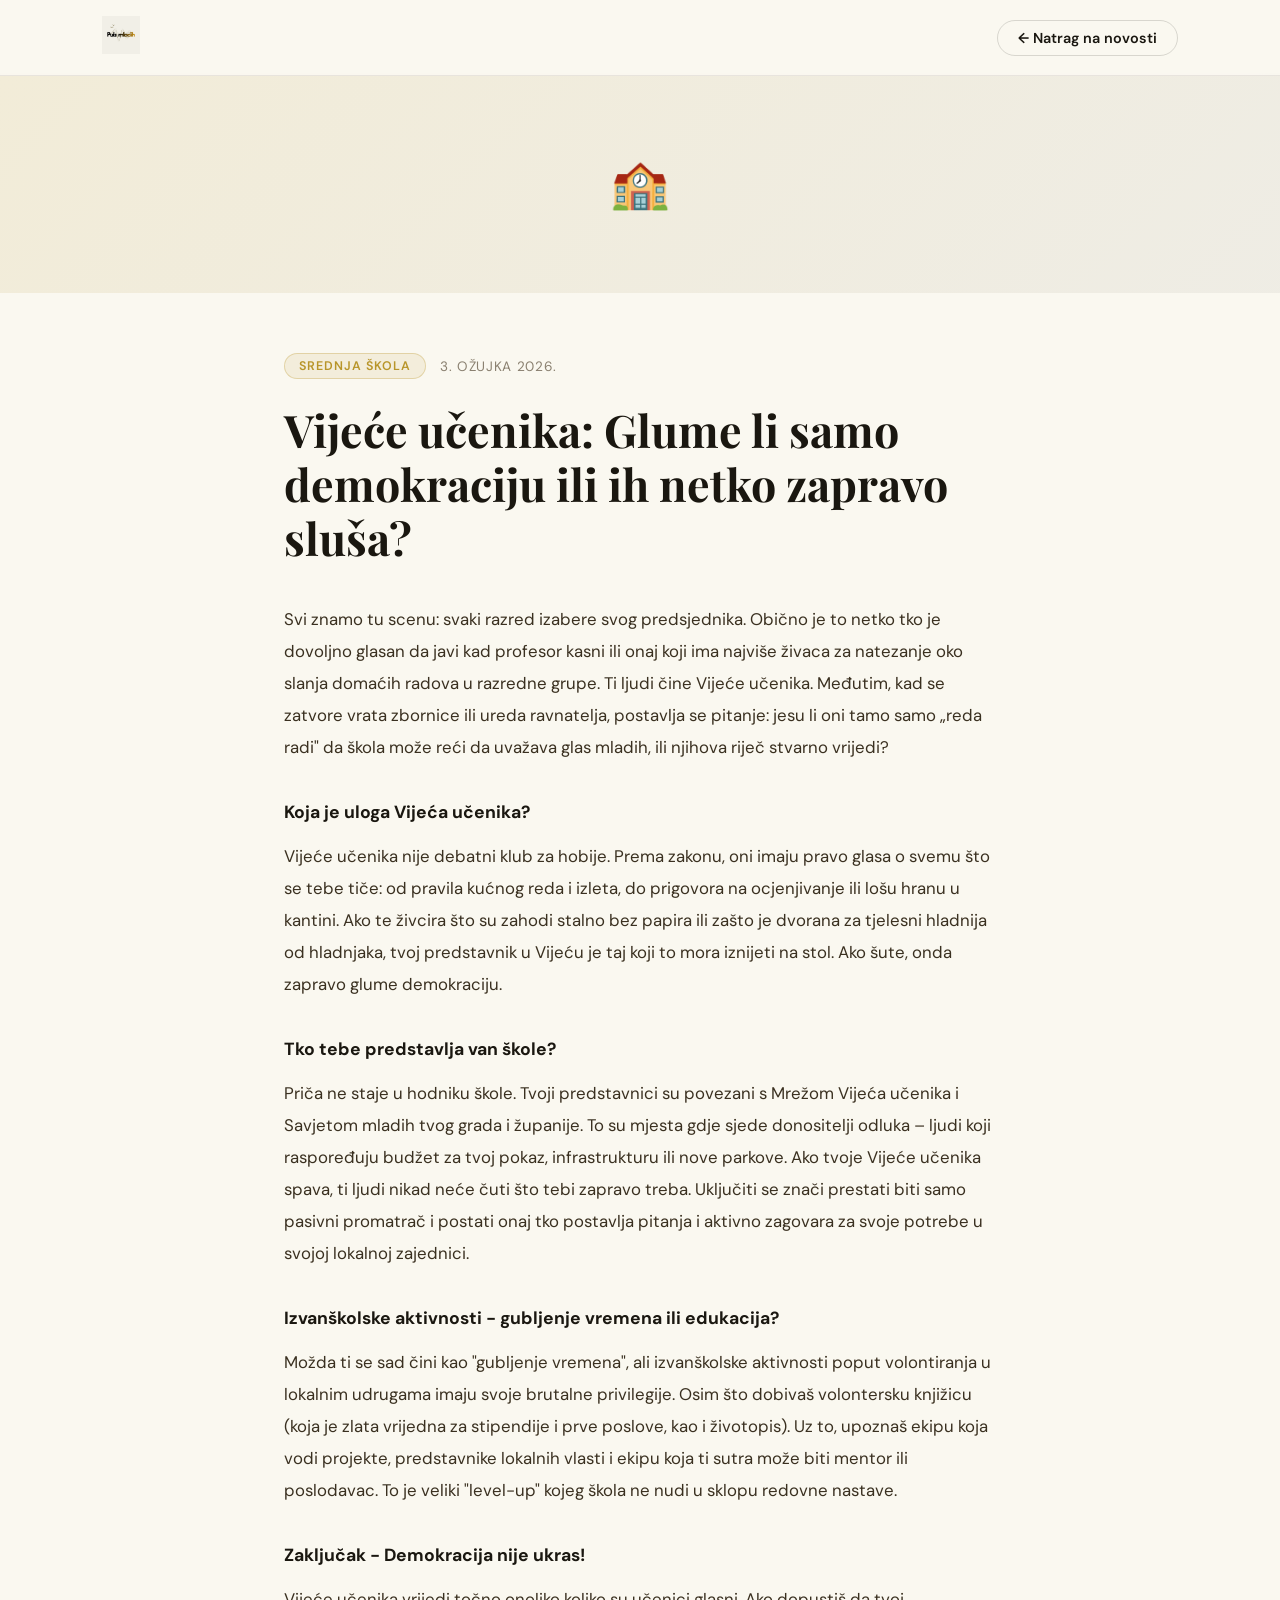
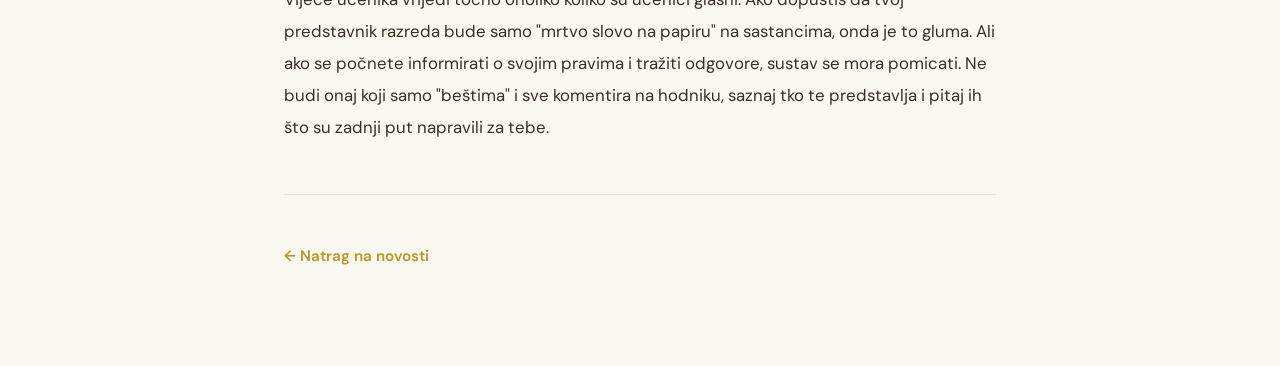
<file: vijece.html>
<!DOCTYPE html>
<html lang="hr">
<head>
    <meta charset="UTF-8">
    <meta name="viewport" content="width=device-width, initial-scale=1.0">
    <title>Vijeće učenika – Puls mladih</title>
    <link href="https://fonts.googleapis.com/css2?family=Playfair+Display:wght@700;900&family=DM+Sans:wght@300;400;500;600&display=swap" rel="stylesheet">
    <style>
        :root {
            --ink: #1a1710;
            --accent: #b8952a;
            --cream: #faf8f0;
            --muted: #8a8070;
        }

        * { margin: 0; padding: 0; box-sizing: border-box; }

        body {
            background: var(--cream);
            color: var(--ink);
            font-family: 'DM Sans', sans-serif;
        }

        nav {
            position: fixed;
            top: 0;
            width: 100%;
            padding: 16px 8%;
            display: flex;
            justify-content: space-between;
            align-items: center;
            background: rgba(250,248,240,0.92);
            backdrop-filter: blur(20px);
            border-bottom: 1px solid rgba(26,23,16,0.08);
            z-index: 100;
        }

        nav img { height: 38px; }

        .nav-back {
            display: flex;
            align-items: center;
            gap: 8px;
            text-decoration: none;
            color: var(--ink);
            font-weight: 600;
            font-size: 0.9rem;
            padding: 8px 20px;
            border: 1.5px solid rgba(26,23,16,0.15);
            border-radius: 100px;
            transition: all 0.3s;
        }

        .nav-back:hover {
            background: var(--ink);
            color: white;
            border-color: var(--ink);
        }

        .article-hero-placeholder {
            margin-top: 73px;
            width: 100%;
            height: 220px;
            background: linear-gradient(135deg, rgba(184,149,42,0.12), rgba(26,23,16,0.05));
            display: flex;
            align-items: center;
            justify-content: center;
        }

        .article-hero-placeholder span {
            font-size: 3rem;
        }

        .article-wrap {
            max-width: 760px;
            margin: 0 auto;
            padding: 60px 24px 100px;
        }

        .article-meta {
            display: flex;
            align-items: center;
            gap: 14px;
            margin-bottom: 24px;
            flex-wrap: wrap;
        }

        .article-tag {
            background: rgba(184,149,42,0.1);
            color: var(--accent);
            border: 1px solid rgba(184,149,42,0.3);
            padding: 4px 14px;
            border-radius: 100px;
            font-size: 0.78rem;
            font-weight: 600;
            letter-spacing: 0.08em;
            text-transform: uppercase;
        }

        .article-date {
            font-size: 0.85rem;
            color: var(--muted);
            text-transform: uppercase;
            letter-spacing: 0.05em;
        }

        .article-title {
            font-family: 'Playfair Display', serif;
            font-size: clamp(1.8rem, 4vw, 2.8rem);
            font-weight: 700;
            line-height: 1.2;
            color: var(--ink);
            margin-bottom: 40px;
        }

        .article-body {
            font-size: 1.05rem;
            line-height: 1.9;
            color: #3a3020;
        }

        .article-body p {
            margin-bottom: 24px;
        }

        .article-body strong {
            color: var(--ink);
            font-weight: 700;
            display: block;
            font-size: 1.1rem;
            margin: 32px 0 12px;
        }

        .article-divider {
            border: none;
            border-top: 1px solid rgba(26,23,16,0.1);
            margin: 50px 0;
        }

        .back-link {
            display: inline-flex;
            align-items: center;
            gap: 8px;
            text-decoration: none;
            color: var(--accent);
            font-weight: 600;
            font-size: 0.95rem;
            transition: gap 0.3s;
        }

        .back-link:hover { gap: 14px; }

        @media (max-width: 768px) {
            nav { padding: 14px 5%; }
            .article-wrap { padding: 40px 20px 80px; }
        }
    </style>
</head>
<body>

<nav>
    <a href="index.html"><img src="logo.png" alt="Puls mladih logo"></a>
    <a href="index.html#novosti" class="nav-back">← Natrag na novosti</a>
</nav>

<div class="article-hero-placeholder">
    <span>🏫</span>
</div>

<div class="article-wrap">
    <div class="article-meta">
        <span class="article-tag">Srednja škola</span>
        <span class="article-date">3. ožujka 2026.</span>
    </div>

    <h1 class="article-title">Vijeće učenika: Glume li samo demokraciju ili ih netko zapravo sluša?</h1>

    <div class="article-body">
        <p>Svi znamo tu scenu: svaki razred izabere svog predsjednika. Obično je to netko tko je dovoljno glasan da javi kad profesor kasni ili onaj koji ima najviše živaca za natezanje oko slanja domaćih radova u razredne grupe. Ti ljudi čine Vijeće učenika. Međutim, kad se zatvore vrata zbornice ili ureda ravnatelja, postavlja se pitanje: jesu li oni tamo samo „reda radi" da škola može reći da uvažava glas mladih, ili njihova riječ stvarno vrijedi?</p>

        <strong>Koja je uloga Vijeća učenika?</strong>
        <p>Vijeće učenika nije debatni klub za hobije. Prema zakonu, oni imaju pravo glasa o svemu što se tebe tiče: od pravila kućnog reda i izleta, do prigovora na ocjenjivanje ili lošu hranu u kantini. Ako te živcira što su zahodi stalno bez papira ili zašto je dvorana za tjelesni hladnija od hladnjaka, tvoj predstavnik u Vijeću je taj koji to mora iznijeti na stol. Ako šute, onda zapravo glume demokraciju.</p>

        <strong>Tko tebe predstavlja van škole?</strong>
        <p>Priča ne staje u hodniku škole. Tvoji predstavnici su povezani s Mrežom Vijeća učenika i Savjetom mladih tvog grada i županije. To su mjesta gdje sjede donositelji odluka – ljudi koji raspoređuju budžet za tvoj pokaz, infrastrukturu ili nove parkove. Ako tvoje Vijeće učenika spava, ti ljudi nikad neće čuti što tebi zapravo treba. Uključiti se znači prestati biti samo pasivni promatrač i postati onaj tko postavlja pitanja i aktivno zagovara za svoje potrebe u svojoj lokalnoj zajednici.</p>

        <strong>Izvanškolske aktivnosti - gubljenje vremena ili edukacija?</strong>
        <p>Možda ti se sad čini kao "gubljenje vremena", ali izvanškolske aktivnosti poput volontiranja u lokalnim udrugama imaju svoje brutalne privilegije. Osim što dobivaš volontersku knjižicu (koja je zlata vrijedna za stipendije i prve poslove, kao i životopis). Uz to, upoznaš ekipu koja vodi projekte, predstavnike lokalnih vlasti i ekipu koja ti sutra može biti mentor ili poslodavac. To je veliki "level-up" kojeg škola ne nudi u sklopu redovne nastave.</p>

        <strong>Zaključak - Demokracija nije ukras!</strong>
        <p>Vijeće učenika vrijedi točno onoliko koliko su učenici glasni. Ako dopustiš da tvoj predstavnik razreda bude samo "mrtvo slovo na papiru" na sastancima, onda je to gluma. Ali ako se počnete informirati o svojim pravima i tražiti odgovore, sustav se mora pomicati. Ne budi onaj koji samo "beštima" i sve komentira na hodniku, saznaj tko te predstavlja i pitaj ih što su zadnji put napravili za tebe.</p>
    </div>

    <hr class="article-divider">

    <a href="index.html#novosti" class="back-link">← Natrag na novosti</a>
</div>

</body>
</html>
</file>
<file: style.css>
:root {
    --ink: #1a1710;
    --deep: #111009;
    --mid: #2a2416;
    --accent: #b8952a;
    --accent-light: #d4af50;
    --warm: #e8c96a;
    --cream: #faf8f0;
    --muted: #8a8070;
    --card-bg: #ffffff;
    --bg: #faf8f0;
    --nav-bg: rgba(250, 248, 243, 0.85);
    --border: rgba(26,23,16,0.08);
    --card-border: rgba(26,23,16,0.06);
    --section-alt: #ffffff;
    --hero-circle: rgba(184,149,42,0.08);
}

[data-theme="dark"] {
    --ink: #f0ece0;
    --deep: #111009;
    --mid: #2a2416;
    --accent: #e8c96a;
    --accent-light: #f0d878;
    --warm: #e8c96a;
    --cream: #faf8f0;
    --muted: #9a9080;
    --card-bg: #1e1c14;
    --bg: #111009;
    --nav-bg: rgba(17, 16, 9, 0.92);
    --border: rgba(184,149,42,0.12);
    --card-border: rgba(184,149,42,0.1);
    --section-alt: #161410;
    --hero-circle: rgba(184,149,42,0.12);
}

* {
    transition: background-color 0.4s ease, color 0.4s ease, border-color 0.4s ease;
}

* {
    margin: 0;
    padding: 0;
    box-sizing: border-box;
    scroll-behavior: smooth;
}

body {
    background: var(--bg);
    color: var(--ink);
    font-family: 'DM Sans', sans-serif;
    overflow-x: hidden;
}

/* ─── NOISE TEXTURE OVERLAY ─── */
body::before {
    content: '';
    position: fixed;
    inset: 0;
    background-image: url("data:image/svg+xml,%3Csvg viewBox='0 0 200 200' xmlns='http://www.w3.org/2000/svg'%3E%3Cfilter id='n'%3E%3CfeTurbulence type='fractalNoise' baseFrequency='0.9' numOctaves='4' stitchTiles='stitch'/%3E%3C/filter%3E%3Crect width='100%25' height='100%25' filter='url(%23n)' opacity='0.03'/%3E%3C/svg%3E");
    pointer-events: none;
    z-index: 9999;
    opacity: 0.4;
}

/* ─── NAVIGATION ─── */
nav {
    position: fixed;
    top: 0;
    width: 100%;
    padding: 18px 8%;
    display: flex;
    justify-content: space-between;
    align-items: center;
    z-index: 1000;
    background: var(--nav-bg);
    backdrop-filter: blur(20px);
    border-bottom: 1px solid var(--border);
    transition: all 0.3s ease;
}

nav.scrolled {
    padding: 12px 8%;
    box-shadow: 0 4px 30px rgba(0,0,0,0.08);
}

nav img {
    height: 42px;
    transition: transform 0.3s ease;
}

nav img:hover {
    transform: scale(1.05);
}

nav ul {
    display: flex;
    list-style: none;
    gap: 35px;
    align-items: center;
}

nav ul li a {
    text-decoration: none;
    color: var(--ink);
    font-weight: 500;
    font-size: 0.95rem;
    letter-spacing: 0.01em;
    position: relative;
    transition: color 0.3s;
}

nav ul li a::after {
    content: '';
    position: absolute;
    bottom: -3px;
    left: 0;
    width: 0;
    height: 2px;
    background: var(--accent);
    transition: width 0.3s ease;
}

nav ul li a:hover {
    color: var(--accent);
}

nav ul li a:hover::after {
    width: 100%;
}

.nav-cta {
    background: var(--ink) !important;
    color: var(--cream) !important;
    padding: 10px 24px;
    border-radius: 100px;
    font-weight: 600 !important;
    transition: background 0.3s, transform 0.3s !important;
}

.nav-cta::after {
    display: none !important;
}

.nav-cta:hover {
    background: linear-gradient(135deg, #b8952a, #d4af50) !important;
    transform: scale(1.03) !important;
    color: white !important;
}

/* ─── HAMBURGER MENU ─── */
.hamburger {
    display: none;
    flex-direction: column;
    gap: 5px;
    cursor: pointer;
    padding: 5px;
}

.hamburger span {
    width: 25px;
    height: 2px;
    background: var(--ink);
    border-radius: 2px;
    transition: all 0.3s ease;
}

.hamburger.open span:nth-child(1) {
    transform: rotate(45deg) translate(5px, 5px);
}

.hamburger.open span:nth-child(2) {
    opacity: 0;
}

.hamburger.open span:nth-child(3) {
    transform: rotate(-45deg) translate(5px, -5px);
}

/* ─── HERO ─── */
.hero {
    min-height: 100vh;
    display: grid;
    grid-template-columns: 1fr 1fr;
    align-items: center;
    padding: 120px 8% 80px;
    gap: 60px;
    position: relative;
    overflow: hidden;
}

.hero::after {
    content: '';
    position: absolute;
    right: -200px;
    top: 50%;
    transform: translateY(-50%);
    width: 700px;
    height: 700px;
    border-radius: 50%;
    background: radial-gradient(circle, rgba(184,149,42,0.08) 0%, transparent 70%);
    pointer-events: none;
}

.hero-text {
    animation: fadeSlideUp 0.9s ease both;
}

.hero-tag {
    display: inline-block;
    background: rgba(184,149,42,0.1);
    color: var(--accent);
    border: 1px solid rgba(184,149,42,0.35);
    padding: 6px 16px;
    border-radius: 100px;
    font-size: 0.8rem;
    font-weight: 600;
    letter-spacing: 0.08em;
    text-transform: uppercase;
    margin-bottom: 24px;
}

.hero h1 {
    font-family: 'Playfair Display', serif;
    font-size: clamp(3rem, 5vw, 5.5rem);
    font-weight: 900;
    line-height: 1.05;
    color: var(--ink);
    margin-bottom: 24px;
}

.hero h1 span {
    background: linear-gradient(135deg, #b8952a, #e8c96a, #b8952a);
    -webkit-background-clip: text;
    -webkit-text-fill-color: transparent;
    background-clip: text;
    display: block;
}

.hero p {
    font-size: 1.1rem;
    color: var(--muted);
    line-height: 1.75;
    max-width: 480px;
    margin-bottom: 40px;
}

.hero-buttons {
    display: flex;
    gap: 16px;
    flex-wrap: wrap;
    margin-bottom: 50px;
}

.btn {
    padding: 14px 36px;
    border-radius: 100px;
    border: none;
    cursor: pointer;
    font-weight: 600;
    font-size: 0.95rem;
    transition: all 0.3s ease;
    text-decoration: none;
    display: inline-flex;
    align-items: center;
    gap: 8px;
    letter-spacing: 0.01em;
}

.btn-primary {
    background: var(--ink);
    color: white;
}

.btn-primary:hover {
    background: linear-gradient(135deg, #b8952a, #d4af50);
    transform: translateY(-2px);
    box-shadow: 0 8px 25px rgba(184,149,42,0.35);
}

.btn-secondary {
    background: transparent;
    color: var(--ink);
    border: 1.5px solid rgba(26,23,16,0.2);
}

.btn-secondary:hover {
    border-color: var(--ink);
    background: var(--ink);
    color: white;
    transform: translateY(-2px);
}

.hero-visual {
    display: flex;
    justify-content: center;
    align-items: center;
    animation: fadeSlideUp 1.1s ease both;
}

.hero-logo-wrap {
    position: relative;
    width: 380px;
    height: 380px;
    display: flex;
    align-items: center;
    justify-content: center;
}

.hero-logo-wrap::before {
    content: '';
    position: absolute;
    inset: 0;
    border-radius: 50%;
    background: radial-gradient(circle at 40% 40%, rgba(184,149,42,0.07), rgba(26,23,16,0.06));
    animation: pulse-ring 3s ease-in-out infinite;
}

.hero-logo-wrap img {
    width: 280px;
    height: 280px;
    object-fit: contain;
    position: relative;
    z-index: 1;
    filter: drop-shadow(0 20px 60px rgba(0,0,0,0.12));
}

@keyframes pulse-ring {
    0%, 100% { transform: scale(1); opacity: 1; }
    50% { transform: scale(1.05); opacity: 0.7; }
}

.hero-stats {
    display: flex;
    gap: 30px;
    margin-top: 50px;
    padding-top: 40px;
    border-top: 1px solid rgba(26,23,16,0.1);
    margin-bottom: 50px;
}

.stat {
    display: flex;
    flex-direction: column;
}

.stat-num {
    font-family: 'DM Sans', sans-serif;
    font-size: 2rem;
    font-weight: 700;
    color: var(--ink);
    line-height: 1;
}

.stat-label {
    font-family: 'DM Sans', sans-serif;
    font-size: 0.8rem;
    color: var(--muted);
    margin-top: 4px;
    text-transform: uppercase;
    letter-spacing: 0.06em;
}

/* ─── SECTION SHARED ─── */
section {
    padding: 100px 8%;
}

.section-header {
    margin-bottom: 60px;
}

.section-header.centered {
    text-align: center;
}

.section-label {
    display: inline-block;
    font-size: 0.78rem;
    font-weight: 600;
    letter-spacing: 0.1em;
    text-transform: uppercase;
    color: var(--accent);
    margin-bottom: 12px;
}

.section-header h2 {
    font-family: 'Playfair Display', serif;
    font-size: clamp(2rem, 3.5vw, 3rem);
    font-weight: 700;
    color: var(--ink);
    line-height: 1.2;
    margin-bottom: 16px;
}

.section-header p {
    font-size: 1rem;
    color: var(--muted);
    max-width: 500px;
    line-height: 1.7;
}

.section-header.centered p {
    margin: 0 auto;
}

/* ─── NOVOSTI ─── */
.novosti-section {
    background: var(--section-alt);
}

.news-grid {
    display: grid;
    grid-template-columns: repeat(auto-fill, minmax(320px, 1fr));
    gap: 28px;
}

.news-card {
    background: var(--bg);
    border-radius: 20px;
    overflow: hidden;
    border: 1px solid rgba(26,23,16,0.06);
    transition: transform 0.35s ease, box-shadow 0.35s ease;
    position: relative;
}

.news-card::before {
    content: '';
    position: absolute;
    top: 0;
    left: 0;
    right: 0;
    height: 3px;
    background: linear-gradient(90deg, var(--accent), var(--warm));
    transform: scaleX(0);
    transform-origin: left;
    transition: transform 0.35s ease;
}

.news-card:hover {
    transform: translateY(-6px);
    box-shadow: 0 20px 50px rgba(0,0,0,0.1);
}

.news-card:hover::before {
    transform: scaleX(1);
}

.news-card-body {
    padding: 30px;
}

.news-card-body .date {
    font-size: 0.78rem;
    color: var(--muted);
    margin-bottom: 12px;
    letter-spacing: 0.04em;
    text-transform: uppercase;
}

.news-card-body h3 {
    font-family: 'Playfair Display', serif;
    font-size: 1.4rem;
    color: var(--ink);
    margin-bottom: 12px;
    line-height: 1.3;
}

.news-card-body p {
    font-size: 0.95rem;
    color: var(--muted);
    line-height: 1.7;
}

.news-card-tag {
    display: inline-block;
    background: rgba(184,149,42,0.08);
    color: var(--accent);
    padding: 4px 12px;
    border-radius: 100px;
    font-size: 0.75rem;
    font-weight: 600;
    margin-bottom: 14px;
}

/* ─── TIM ─── */
.news-card-img {
    width: 100%;
    height: 200px;
    overflow: hidden;
}

.news-card-img img {
    width: 100%;
    height: 100%;
    object-fit: cover;
    transition: transform 0.4s ease;
}

.news-card:hover .news-card-img img {
    transform: scale(1.05);
}

.read-more {
    display: inline-block;
    margin-top: 14px;
    font-size: 0.88rem;
    font-weight: 600;
    color: var(--accent);
    letter-spacing: 0.02em;
}

.tim-section {
    background: #1a1710;
    color: white;
}

.tim-section .section-label {
    color: var(--warm);
}

.tim-section .section-header h2 {
    color: white;
}

.tim-section .section-header p {
    color: rgba(255,255,255,0.5);
}

.coming-soon-card {
    background: rgba(255,255,255,0.04);
    border: 1px solid rgba(255,255,255,0.1);
    border-radius: 24px;
    padding: 80px 40px;
    text-align: center;
    position: relative;
    overflow: hidden;
}

.coming-soon-card::before {
    content: '';
    position: absolute;
    top: -80px;
    left: 50%;
    transform: translateX(-50%);
    width: 300px;
    height: 300px;
    background: radial-gradient(circle, rgba(184,149,42,0.18), transparent 70%);
    pointer-events: none;
}

.coming-soon-card h3 {
    font-family: 'Playfair Display', serif;
    font-size: 2.5rem;
    color: white;
    margin-bottom: 16px;
}

.coming-soon-card p {
    color: rgba(255,255,255,0.5);
    max-width: 420px;
    margin: 0 auto;
    font-size: 1rem;
    line-height: 1.7;
}

.placeholder-avatars {
    display: flex;
    justify-content: center;
    gap: -10px;
    margin-bottom: 30px;
}

.placeholder-avatar {
    width: 56px;
    height: 56px;
    border-radius: 50%;
    border: 3px solid var(--ink);
    background: linear-gradient(135deg, rgba(184,149,42,0.35), rgba(26,23,16,0.5));
    margin-left: -12px;
    display: flex;
    align-items: center;
    justify-content: center;
    font-size: 1.3rem;
}

.placeholder-avatar:first-child {
    margin-left: 0;
}

/* ─── KONTAKT ─── */
.kontakt-section {
    background: var(--bg);
    position: relative;
    overflow: hidden;
}

.kontakt-section::before {
    content: '';
    position: absolute;
    bottom: -150px;
    right: -150px;
    width: 500px;
    height: 500px;
    background: radial-gradient(circle, rgba(184,149,42,0.07), transparent 70%);
    pointer-events: none;
}

.kontakt-inner {
    display: grid;
    grid-template-columns: 1fr 1fr;
    gap: 80px;
    align-items: center;
}

.kontakt-info {
    position: relative;
    z-index: 1;
}

.kontakt-info .section-header {
    margin-bottom: 30px;
}

.kontakt-detail {
    display: flex;
    align-items: center;
    gap: 16px;
    padding: 20px 24px;
    background: var(--card-bg);
    border-radius: 14px;
    border: 1px solid rgba(26,23,16,0.07);
    margin-bottom: 14px;
    text-decoration: none;
    color: var(--ink);
    transition: all 0.3s ease;
}

.kontakt-detail:hover {
    border-color: var(--accent);
    transform: translateX(6px);
    box-shadow: 0 8px 25px rgba(0,0,0,0.07);
}

.kontakt-icon {
    width: 44px;
    height: 44px;
    background: rgba(184,149,42,0.08);
    border-radius: 10px;
    display: flex;
    align-items: center;
    justify-content: center;
    font-size: 1.2rem;
    flex-shrink: 0;
}

.kontakt-detail-text strong {
    display: block;
    font-size: 0.8rem;
    text-transform: uppercase;
    letter-spacing: 0.06em;
    color: var(--muted);
    margin-bottom: 2px;
}

.kontakt-detail-text span {
    font-size: 0.95rem;
    font-weight: 500;
}

.kontakt-cta {
    background: var(--card-bg);
    border-radius: 24px;
    padding: 50px 40px;
    text-align: center;
    border: 1px solid rgba(26,23,16,0.07);
    box-shadow: 0 20px 60px rgba(0,0,0,0.05);
}

.kontakt-cta h3 {
    font-family: 'Playfair Display', serif;
    font-size: 1.8rem;
    margin-bottom: 12px;
    color: var(--ink);
}

.kontakt-cta p {
    color: var(--muted);
    margin-bottom: 28px;
    line-height: 1.6;
    font-size: 0.95rem;
}

/* ─── FOOTER ─── */
footer {
    background: var(--deep);
    color: rgba(255,255,255,0.6);
    padding: 50px 8%;
    display: flex;
    justify-content: space-between;
    align-items: center;
    flex-wrap: wrap;
    gap: 20px;
}

.footer-brand img {
    height: 36px;
    opacity: 0.85;
    margin-bottom: 8px;
}

.footer-brand p {
    font-size: 0.85rem;
    color: rgba(255,255,255,0.35);
}

.footer-links {
    display: flex;
    gap: 24px;
}

.footer-links a {
    color: rgba(255,255,255,0.45);
    text-decoration: none;
    font-size: 0.85rem;
    transition: color 0.3s;
}

.footer-links a:hover {
    color: white;
}

/* ─── SCROLL REVEAL ─── */
.js-loaded .reveal {
    opacity: 0;
    transform: translateY(30px);
    transition: opacity 0.7s ease, transform 0.7s ease;
}

.js-loaded .reveal.visible {
    opacity: 1;
    transform: translateY(0);
}

/* ─── BACK TO TOP ─── */
.back-to-top {
    position: fixed;
    bottom: 30px;
    right: 30px;
    width: 46px;
    height: 46px;
    background: var(--ink);
    color: white;
    border: none;
    border-radius: 50%;
    cursor: pointer;
    font-size: 1.1rem;
    display: flex;
    align-items: center;
    justify-content: center;
    opacity: 0;
    transform: translateY(20px);
    transition: all 0.3s ease;
    z-index: 999;
    text-decoration: none;
}

.back-to-top.visible {
    opacity: 1;
    transform: translateY(0);
}

.back-to-top:hover {
    background: var(--accent);
    transform: translateY(-3px);
}

/* ─── O NAMA ─── */
.o-nama-section {
    padding: 100px 8%;
    background: var(--bg);
}

.o-nama-inner {
    display: grid;
    grid-template-columns: 1fr 1fr;
    gap: 80px;
    align-items: center;
}

.o-nama-cards {
    display: flex;
    flex-direction: column;
    gap: 20px;
}

.o-nama-card {
    background: var(--card-bg);
    border-radius: 18px;
    padding: 28px 30px;
    border: 1px solid rgba(26,23,16,0.07);
    transition: transform 0.3s ease, box-shadow 0.3s ease;
}

.o-nama-card:hover {
    transform: translateX(6px);
    box-shadow: 0 10px 30px rgba(0,0,0,0.07);
}

.o-nama-card-icon {
    font-size: 1.8rem;
    margin-bottom: 12px;
}

.o-nama-card h4 {
    font-family: 'Playfair Display', serif;
    font-size: 1.15rem;
    color: var(--ink);
    margin-bottom: 8px;
}

.o-nama-card p {
    font-size: 0.92rem;
    color: var(--muted);
    line-height: 1.7;
}

@media (max-width: 900px) {
    .o-nama-inner {
        grid-template-columns: 1fr;
        gap: 40px;
    }
}

/* ─── ANIMATIONS ─── */
@keyframes fadeSlideUp {
    from { opacity: 0; transform: translateY(35px); }
    to { opacity: 1; transform: translateY(0); }
}

/* ─── RESPONSIVE ─── */
@media (max-width: 900px) {
    .hero {
        grid-template-columns: 1fr;
        text-align: center;
        padding: 130px 6% 70px;
    }

    .hero p {
        margin: 0 auto 40px;
    }

    .hero-buttons {
        justify-content: center;
    }

    .hero-visual {
        display: none;
    }

    .hero-stats {
        justify-content: center;
    }

    .kontakt-inner {
        grid-template-columns: 1fr;
        gap: 40px;
    }
}

@media (max-width: 768px) {
    nav ul {
        display: none;
        position: absolute;
        top: 100%;
        left: 0;
        right: 0;
        background: var(--nav-bg);
        backdrop-filter: blur(20px);
        flex-direction: column;
        padding: 20px 8%;
        gap: 16px;
        border-top: 1px solid var(--border);
        box-shadow: 0 20px 40px rgba(0,0,0,0.1);
    }

    nav ul.open {
        display: flex;
    }

    .hamburger {
        display: flex;
    }

    section {
        padding: 70px 6%;
    }

    footer {
        flex-direction: column;
        text-align: center;
    }

    .footer-links {
        flex-wrap: wrap;
        justify-content: center;
    }
}

/* ─── TIM PREVIEW (index.html) ─── */
.team-preview {
    display: flex;
    justify-content: center;
    gap: 28px;
    flex-wrap: wrap;
    margin-top: 10px;
}

.team-preview-card {
    width: 200px;
    border-radius: 18px;
    overflow: hidden;
    background: rgba(255,255,255,0.04);
    border: 1px solid rgba(255,255,255,0.1);
    transition: transform 0.3s ease, box-shadow 0.3s ease;
}

.team-preview-card:hover {
    transform: translateY(-6px);
    box-shadow: 0 20px 50px rgba(0,0,0,0.3);
}

.team-preview-photo {
    height: 160px;
    background: #111009;
    display: flex;
    align-items: center;
    justify-content: center;
    position: relative;
    overflow: hidden;
}

.team-preview-photo::after {
    content: '';
    position: absolute;
    bottom: 0;
    left: 0;
    right: 0;
    height: 2px;
    background: linear-gradient(90deg, transparent, #b8952a, #e8c96a, #b8952a, transparent);
}

.team-preview-photo img {
    width: 100%;
    height: 100%;
    object-fit: cover;
    object-position: top;
}

.team-preview-avatar {
    font-size: 2.5rem;
}

.team-preview-info {
    padding: 16px 16px 18px;
    text-align: center;
}

.team-preview-info h3 {
    font-family: 'Playfair Display', serif;
    font-size: 1rem;
    font-weight: 700;
    color: white;
    margin-bottom: 5px;
}

.team-preview-info p {
    font-size: 0.72rem;
    font-weight: 600;
    letter-spacing: 0.08em;
    text-transform: uppercase;
    color: #b8952a;
}

.btn-outline-gold {
    display: inline-block;
    padding: 13px 36px;
    border-radius: 100px;
    border: 1.5px solid rgba(184,149,42,0.5);
    color: #b8952a;
    font-family: 'DM Sans', sans-serif;
    font-weight: 600;
    font-size: 0.95rem;
    text-decoration: none;
    transition: all 0.3s ease;
    letter-spacing: 0.01em;
}

.btn-outline-gold:hover {
    background: linear-gradient(135deg, #b8952a, #d4af50);
    border-color: transparent;
    color: white;
    transform: translateY(-2px);
    box-shadow: 0 8px 25px rgba(184,149,42,0.3);
}

/* ─── NEWS TICKER ─── */
.news-ticker {
    display: flex;
    align-items: center;
    gap: 12px;
    margin-top: 32px;
    background: rgba(184,149,42,0.06);
    border: 1px solid rgba(184,149,42,0.2);
    border-radius: 100px;
    padding: 10px 18px;
    overflow: hidden;
    max-width: 480px;
    white-space: nowrap;
}

.ticker-label {
    font-size: 0.72rem;
    font-weight: 700;
    letter-spacing: 0.06em;
    color: #b8952a;
    white-space: nowrap;
    text-transform: uppercase;
    flex-shrink: 0;
    border-right: 1px solid rgba(184,149,42,0.3);
    padding-right: 12px;
}

.ticker-track {
    display: flex;
    align-items: center;
    gap: 24px;
    white-space: nowrap;
    animation: ticker-scroll 20s linear infinite;
    flex-shrink: 0;
}

.ticker-track:hover {
    animation-play-state: paused;
}

.ticker-item {
    font-size: 0.82rem;
    color: var(--ink);
    text-decoration: none;
    white-space: nowrap;
    font-weight: 500;
    transition: color 0.3s;
    flex-shrink: 0;
}

.ticker-item:hover {
    color: #b8952a;
}

.ticker-sep {
    color: rgba(184,149,42,0.5);
    font-size: 0.9rem;
    flex-shrink: 0;
}

@keyframes ticker-scroll {
    0%   { transform: translateX(0); }
    100% { transform: translateX(-50%); }
}

/* ─── SCROLL INDICATOR ─── */
.scroll-indicator {
    position: absolute;
    bottom: 36px;
    left: 50%;
    transform: translateX(-50%);
    display: flex;
    flex-direction: column;
    align-items: center;
    gap: 6px;
    text-decoration: none;
    color: var(--muted);
    transition: color 0.3s;
    animation: scroll-bounce 2s ease-in-out infinite;
}

.scroll-indicator:hover {
    color: var(--accent);
}

.scroll-indicator-text {
    font-size: 0.72rem;
    font-weight: 500;
    letter-spacing: 0.08em;
    text-transform: uppercase;
}

.scroll-indicator-arrow {
    display: flex;
    align-items: center;
    justify-content: center;
}

@keyframes scroll-bounce {
    0%, 100% { transform: translateX(-50%) translateY(0); }
    50%       { transform: translateX(-50%) translateY(8px); }
}

@media (max-width: 900px) {
    .news-ticker { max-width: 100%; }
    .scroll-indicator { display: none; }
}

/* ─── NEWS BULLETS ─── */
.news-bullets {
    display: flex;
    flex-direction: column;
    gap: 10px;
    margin-bottom: 60px;
}

.news-bullet-item {
    font-size: 0.88rem;
    font-weight: 500;
    color: var(--ink);
    text-decoration: none;
    transition: color 0.3s;
    line-height: 1.5;
}

.news-bullet-item:hover {
    color: var(--accent);
}

/* ─── DARK MODE TOGGLE ─── */
.theme-toggle {
    width: 38px;
    height: 38px;
    border-radius: 50%;
    border: 1.5px solid var(--border);
    background: transparent;
    cursor: pointer;
    display: flex;
    align-items: center;
    justify-content: center;
    font-size: 1rem;
    transition: all 0.3s ease;
    flex-shrink: 0;
}

.theme-toggle:hover {
    border-color: var(--accent);
    background: rgba(184,149,42,0.08);
    transform: scale(1.1);
}

/* ─── DARK MODE OVERRIDES ─── */
[data-theme="dark"] nav {
    background: var(--nav-bg);
    border-bottom-color: var(--border);
}

[data-theme="dark"] .hero-logo-wrap {
    background: rgba(255,255,255,0.03);
    border-color: rgba(184,149,42,0.15);
}

[data-theme="dark"] .hero-logo-wrap img {
    filter: drop-shadow(0 20px 60px rgba(184,149,42,0.15));
}

[data-theme="dark"] .hero-logo-wrap::before {
    border-radius: 24px;
    background: radial-gradient(circle at 40% 40%, rgba(184,149,42,0.1), rgba(17,16,9,0.08));
}

[data-theme="dark"] .o-nama-card {
    border-color: rgba(184,149,42,0.1);
}

[data-theme="dark"] .news-card {
    background: #1a1810;
    border-color: rgba(184,149,42,0.1);
}

[data-theme="dark"] .news-card:hover {
    border-color: rgba(184,149,42,0.3);
}

[data-theme="dark"] .kontakt-detail {
    border-color: rgba(184,149,42,0.1);
}

[data-theme="dark"] .kontakt-cta {
    border-color: rgba(184,149,42,0.1);
}

[data-theme="dark"] .hero-stats {
    border-top-color: rgba(255,255,255,0.08);
}

[data-theme="dark"] .hamburger span {
    background: var(--ink);
}

[data-theme="dark"] .nav-cta {
    background: var(--accent) !important;
    color: var(--deep) !important;
}

[data-theme="dark"] .news-bullet-item {
    color: rgba(240,236,224,0.75);
}

[data-theme="dark"] .news-bullet-item:hover {
    color: var(--accent);
}

[data-theme="dark"] footer {
    background: #0a0907;
    border-top-color: rgba(184,149,42,0.1);
}

/* ─── DARK MODE TEXT FIXES ─── */
[data-theme="dark"] .tim-section {
    background: #1a1710;
}

[data-theme="dark"] .tim-section .section-label,
[data-theme="dark"] .tim-section .section-header h2,
[data-theme="dark"] .tim-section .section-header p,
[data-theme="dark"] .team-preview-info h3,
[data-theme="dark"] .team-preview-info p {
    color: inherit;
}

[data-theme="dark"] .o-nama-section {
    background: var(--bg);
}

[data-theme="dark"] .o-nama-card {
    background: #1e1c14;
    border-color: rgba(184,149,42,0.12);
}

[data-theme="dark"] .o-nama-card h4 {
    color: var(--ink);
}

[data-theme="dark"] .o-nama-card p {
    color: var(--muted);
}

[data-theme="dark"] .section-label {
    color: var(--accent);
}

[data-theme="dark"] .news-card-tag {
    background: rgba(184,149,42,0.15);
}

[data-theme="dark"] .news-card-title {
    color: var(--ink);
}

[data-theme="dark"] .news-card-excerpt {
    color: var(--muted);
}

[data-theme="dark"] .news-card-date {
    color: var(--muted);
}

[data-theme="dark"] .kontakt-section h2,
[data-theme="dark"] .kontakt-section p {
    color: var(--ink);
}

[data-theme="dark"] .hero p {
    color: rgba(240,236,224,0.65);
}

[data-theme="dark"] .stat-num {
    color: var(--ink);
}

[data-theme="dark"] .stat-label {
    color: var(--muted);
}
</file>
